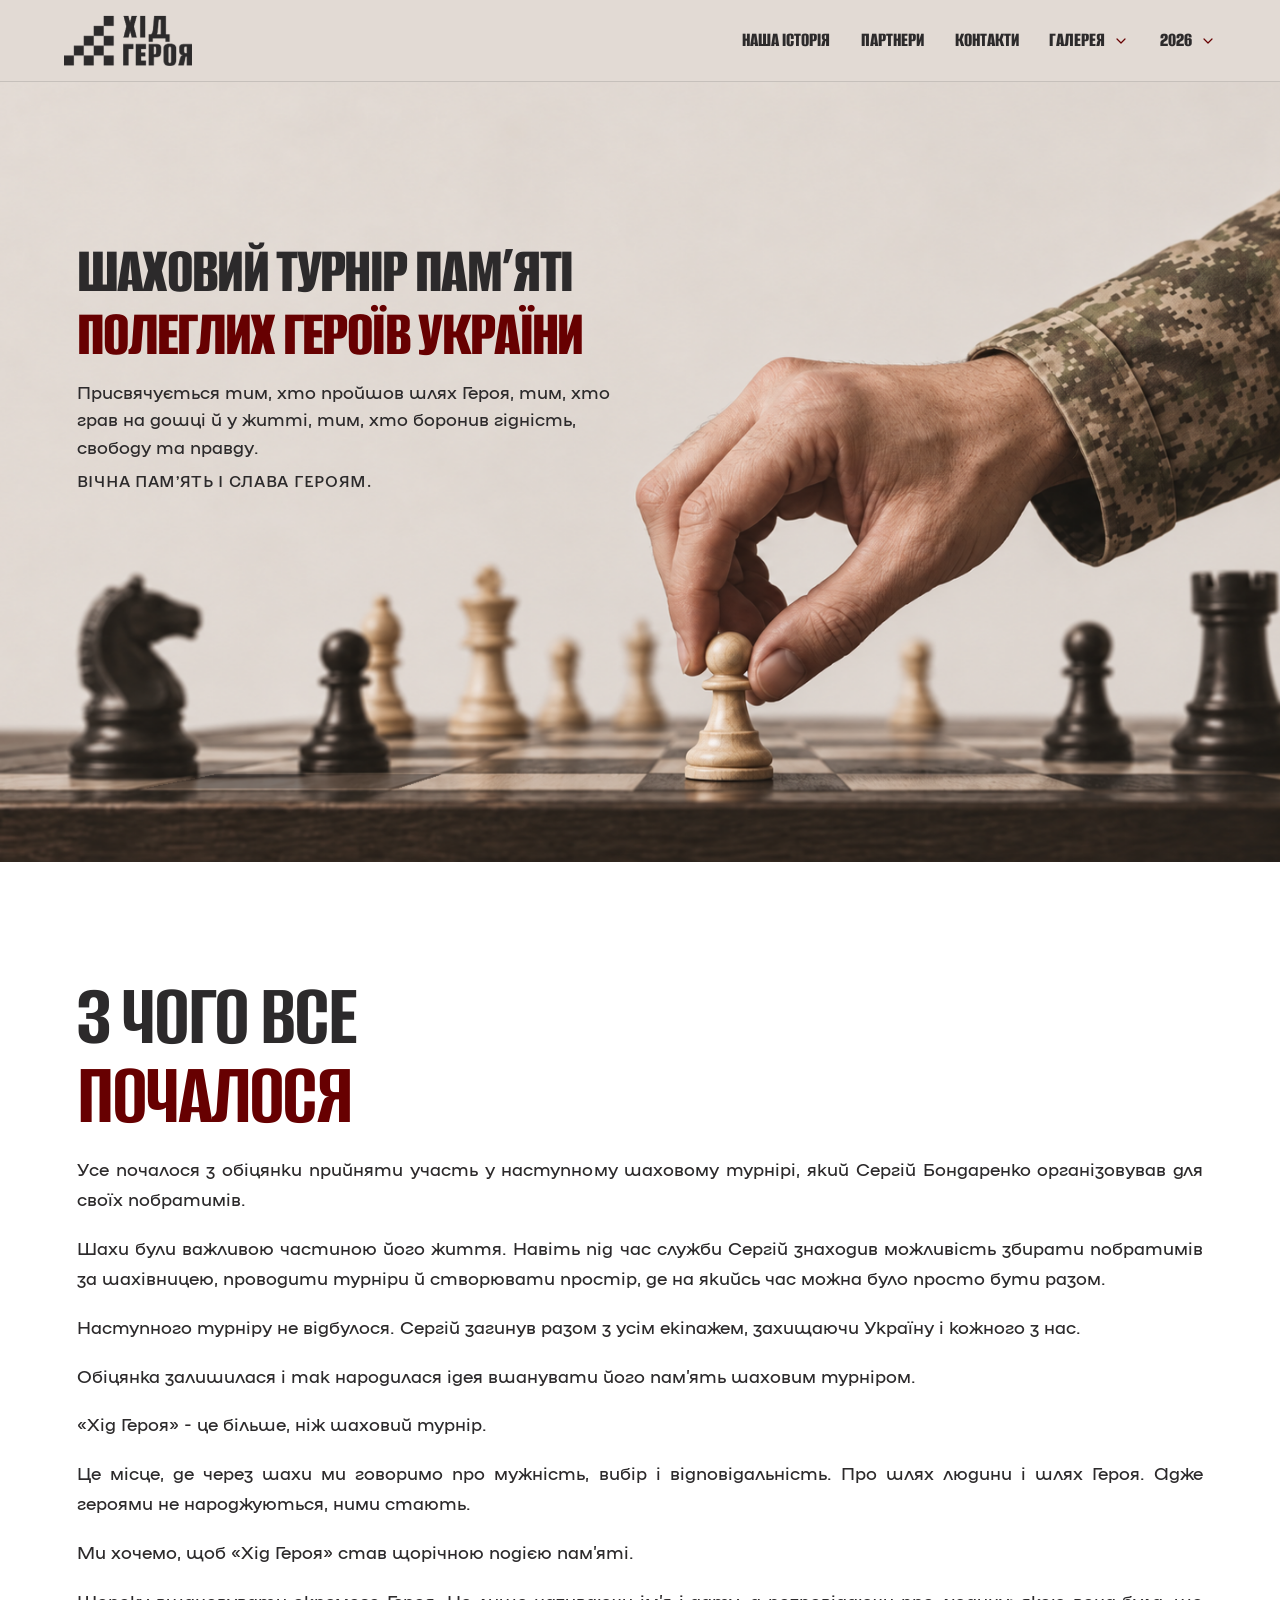
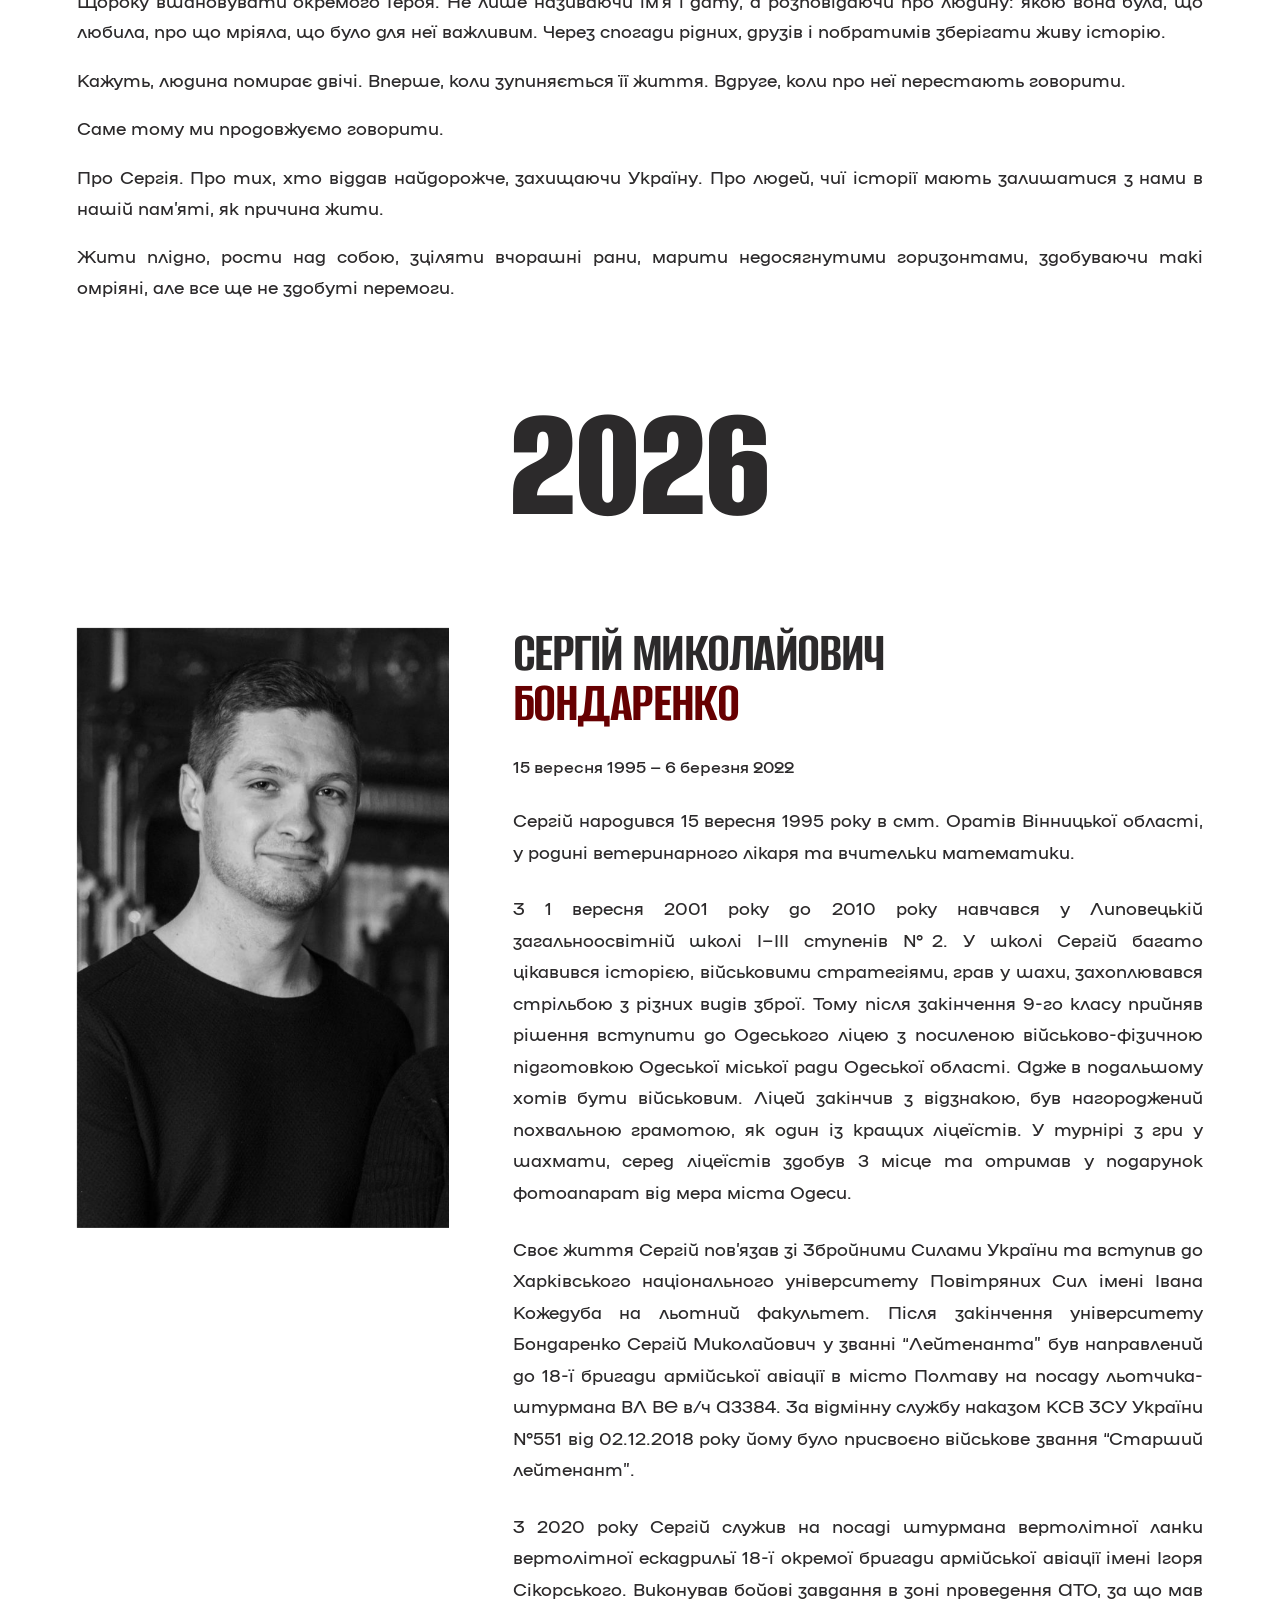
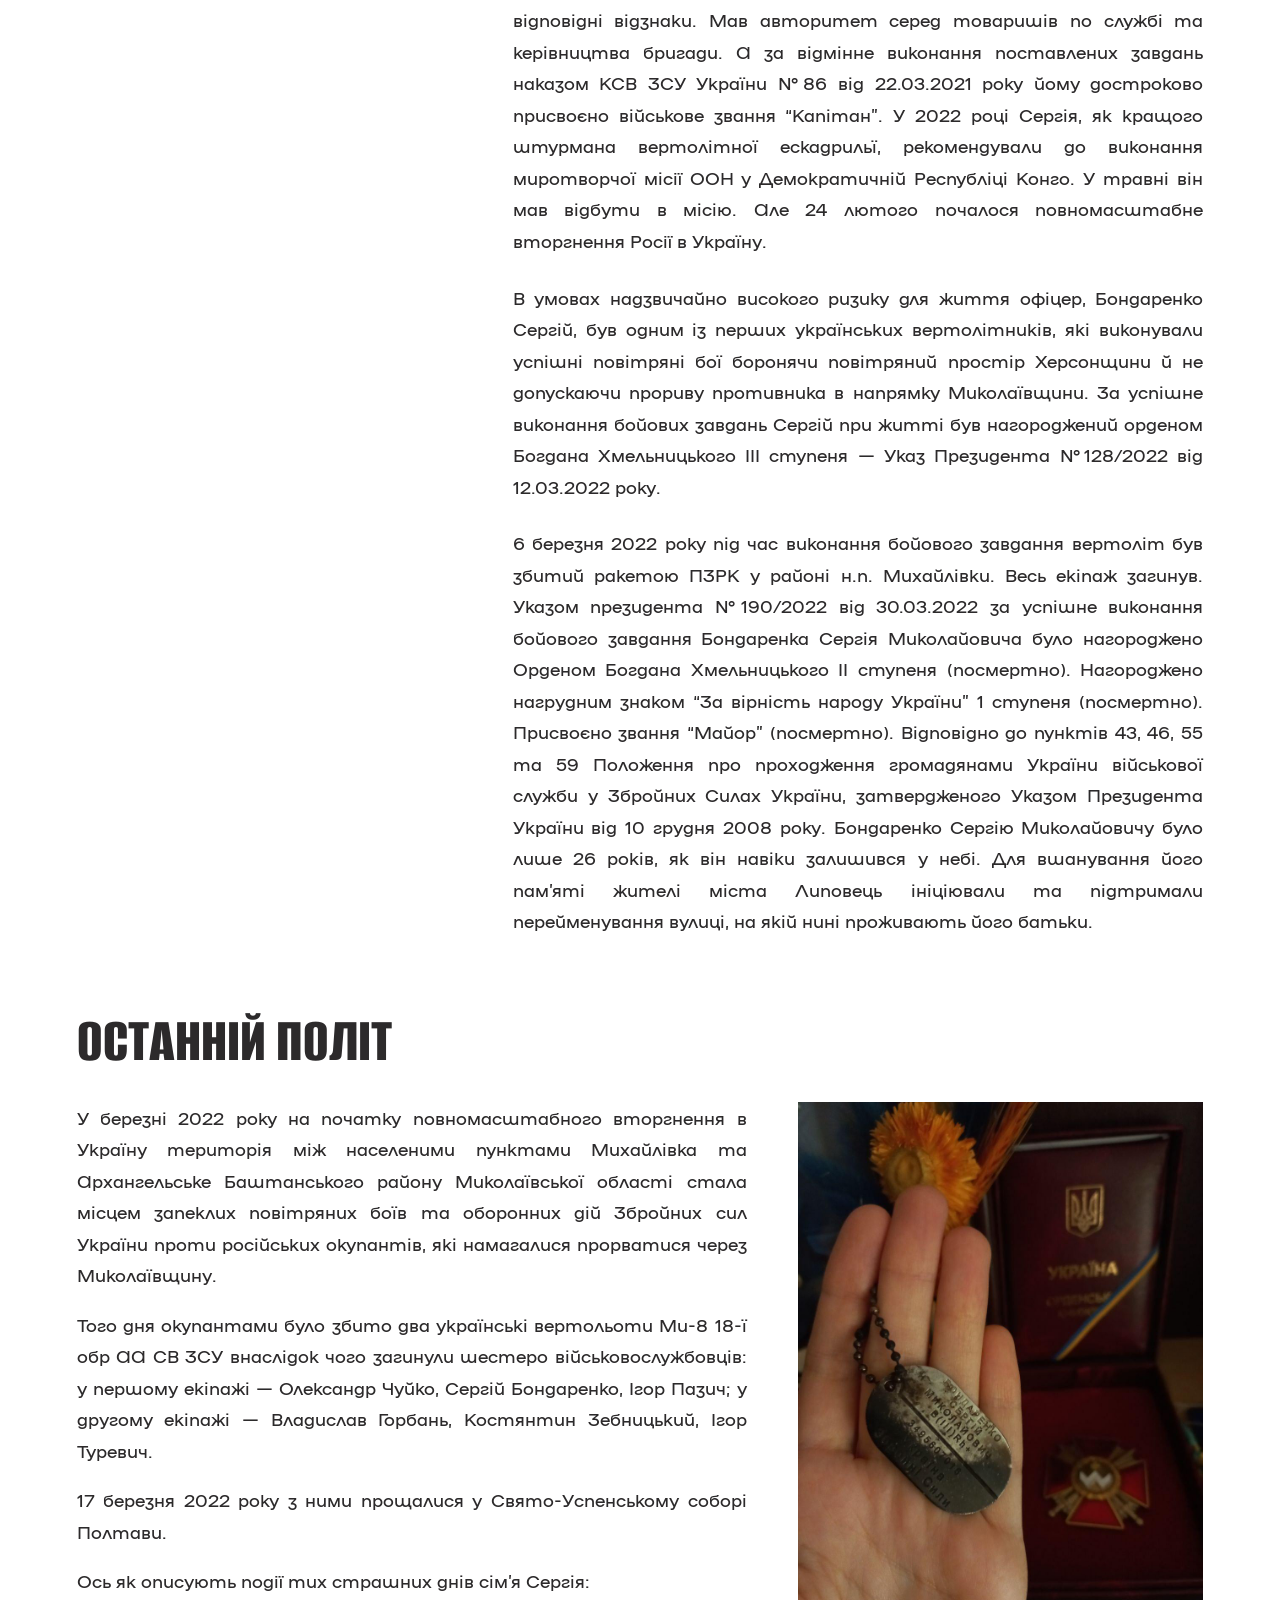
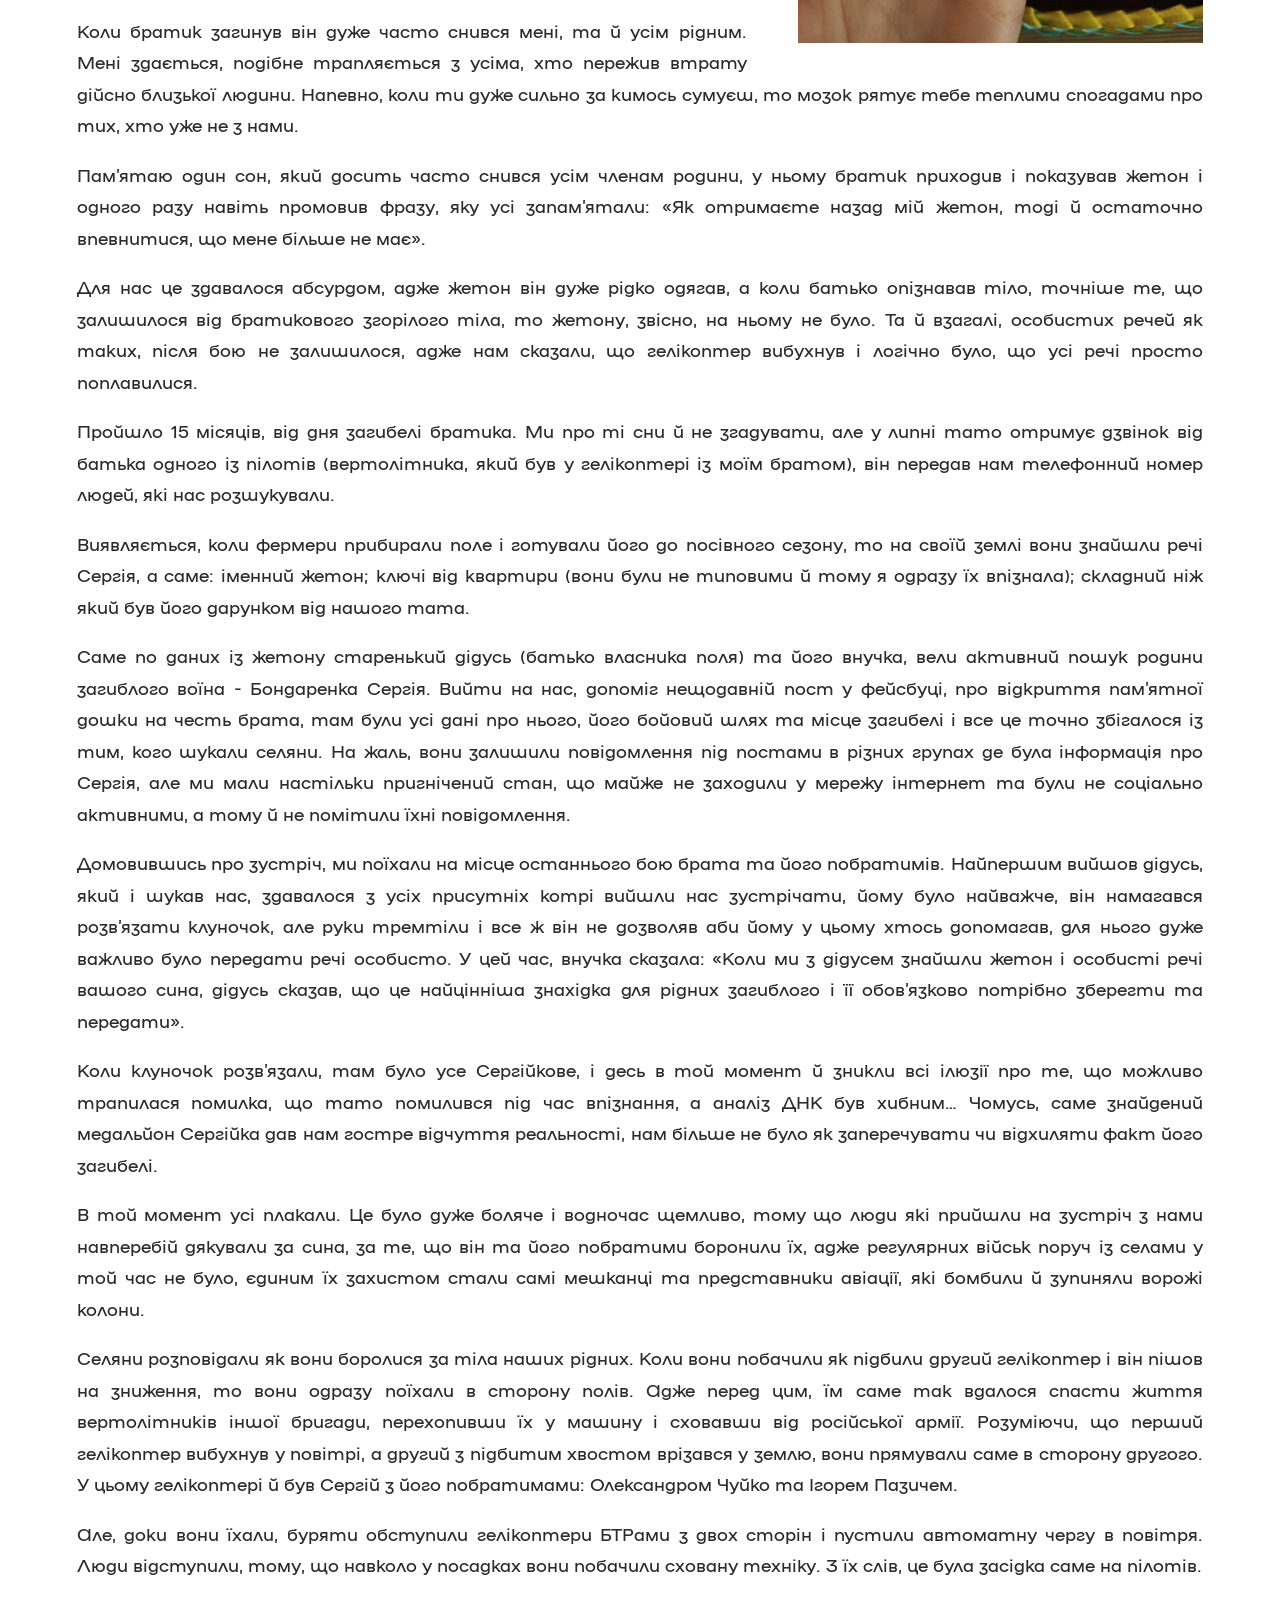
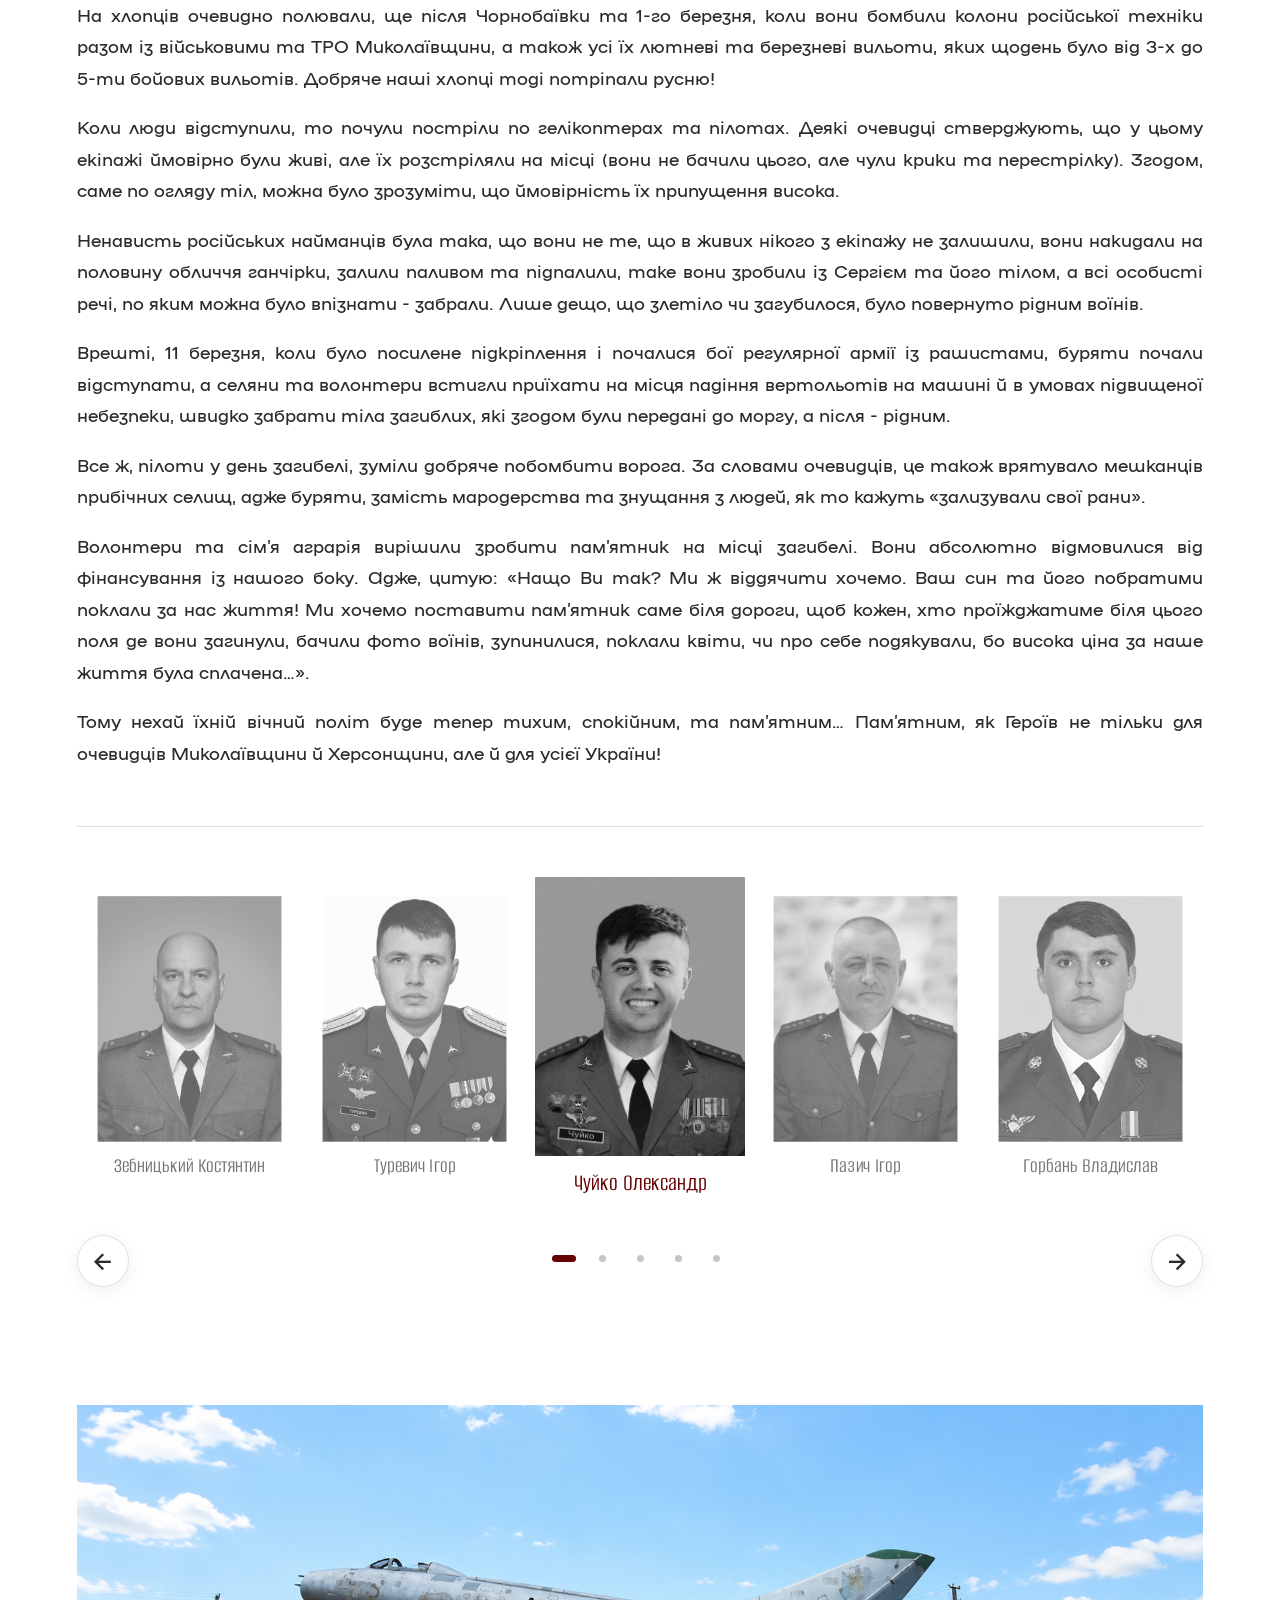
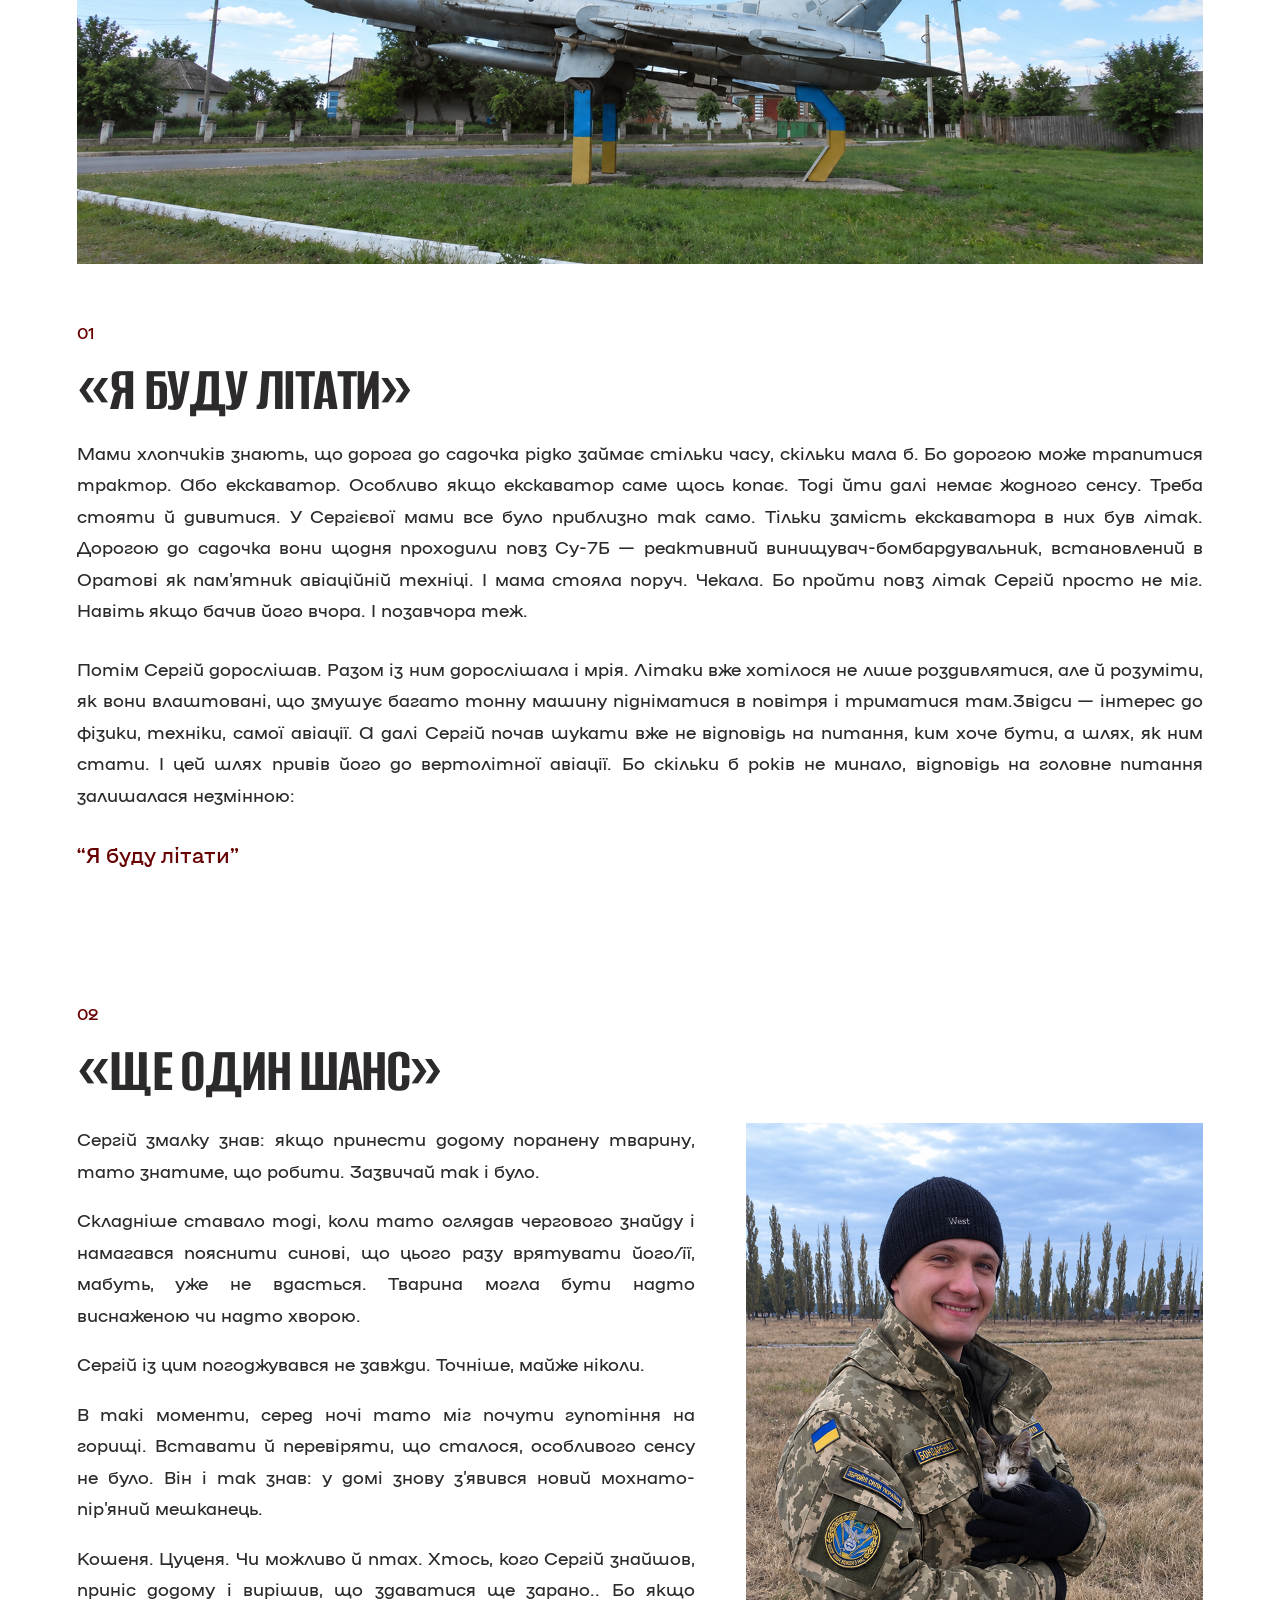
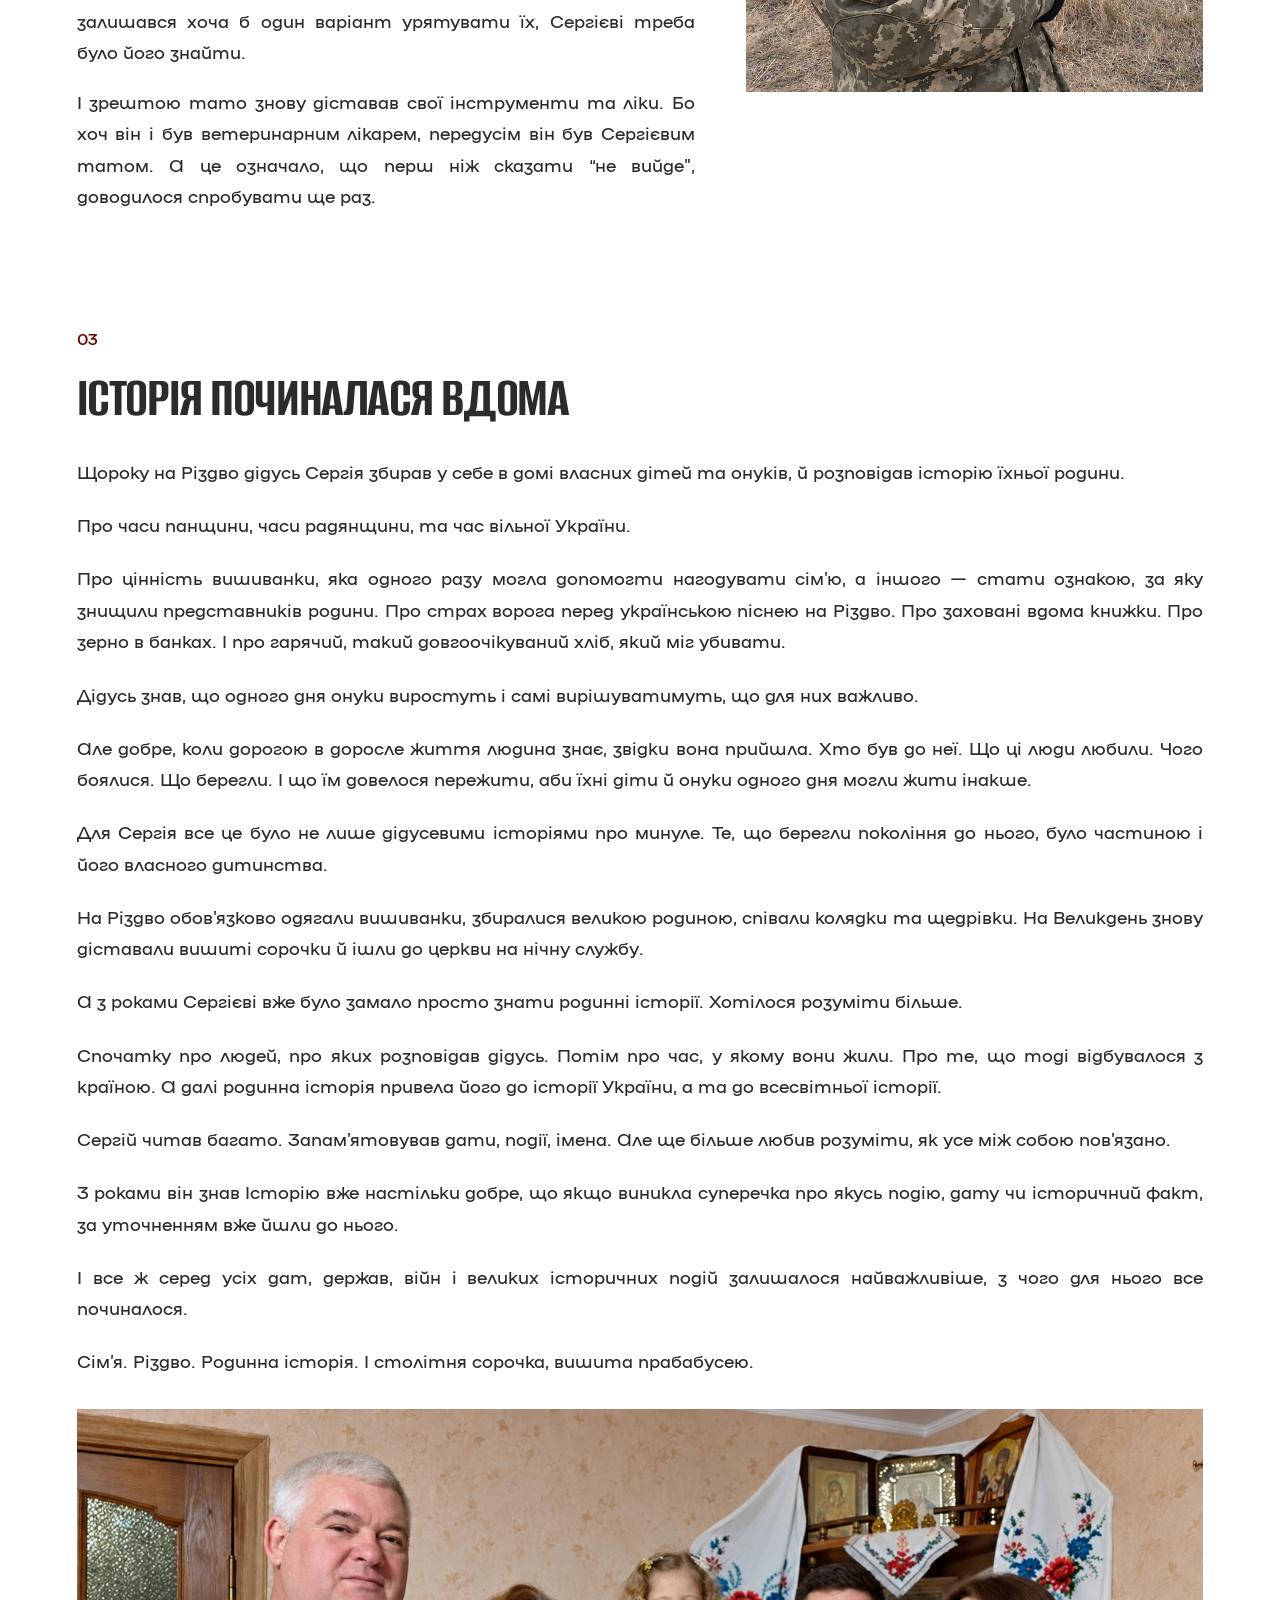
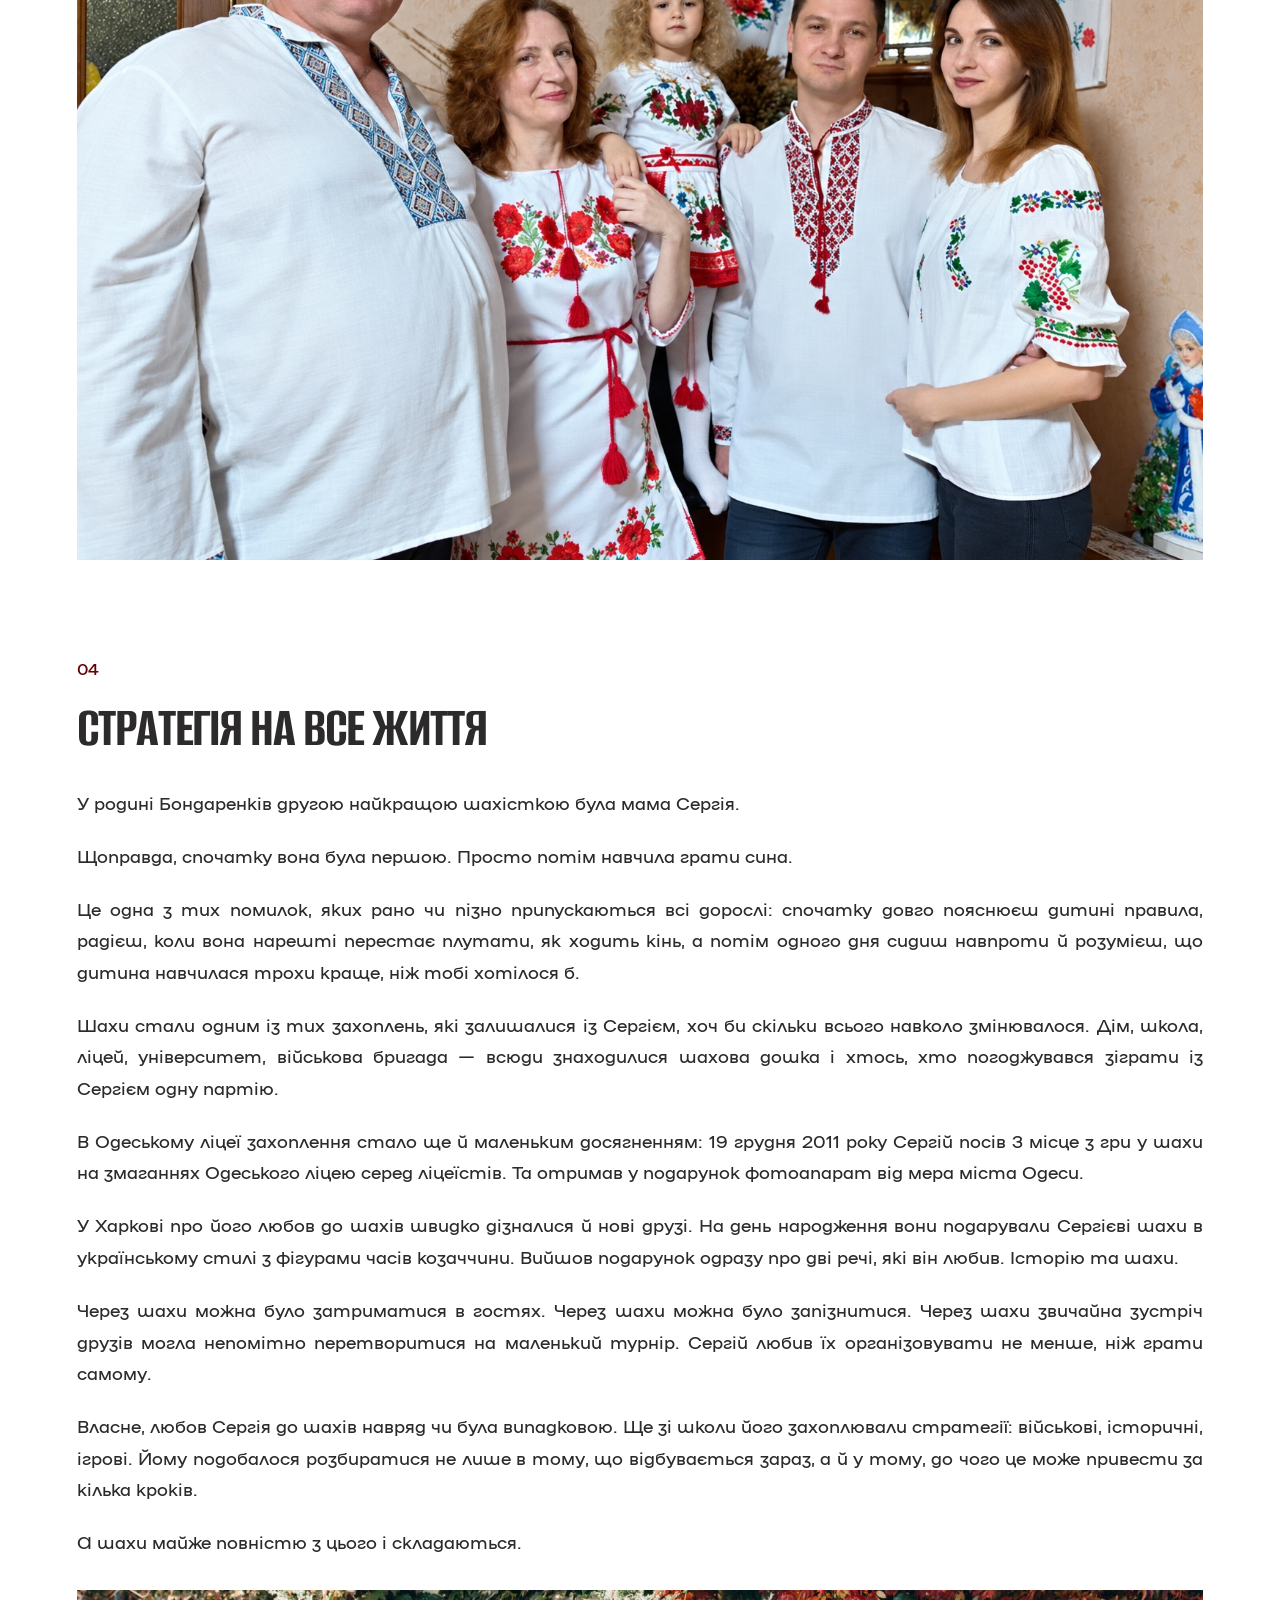
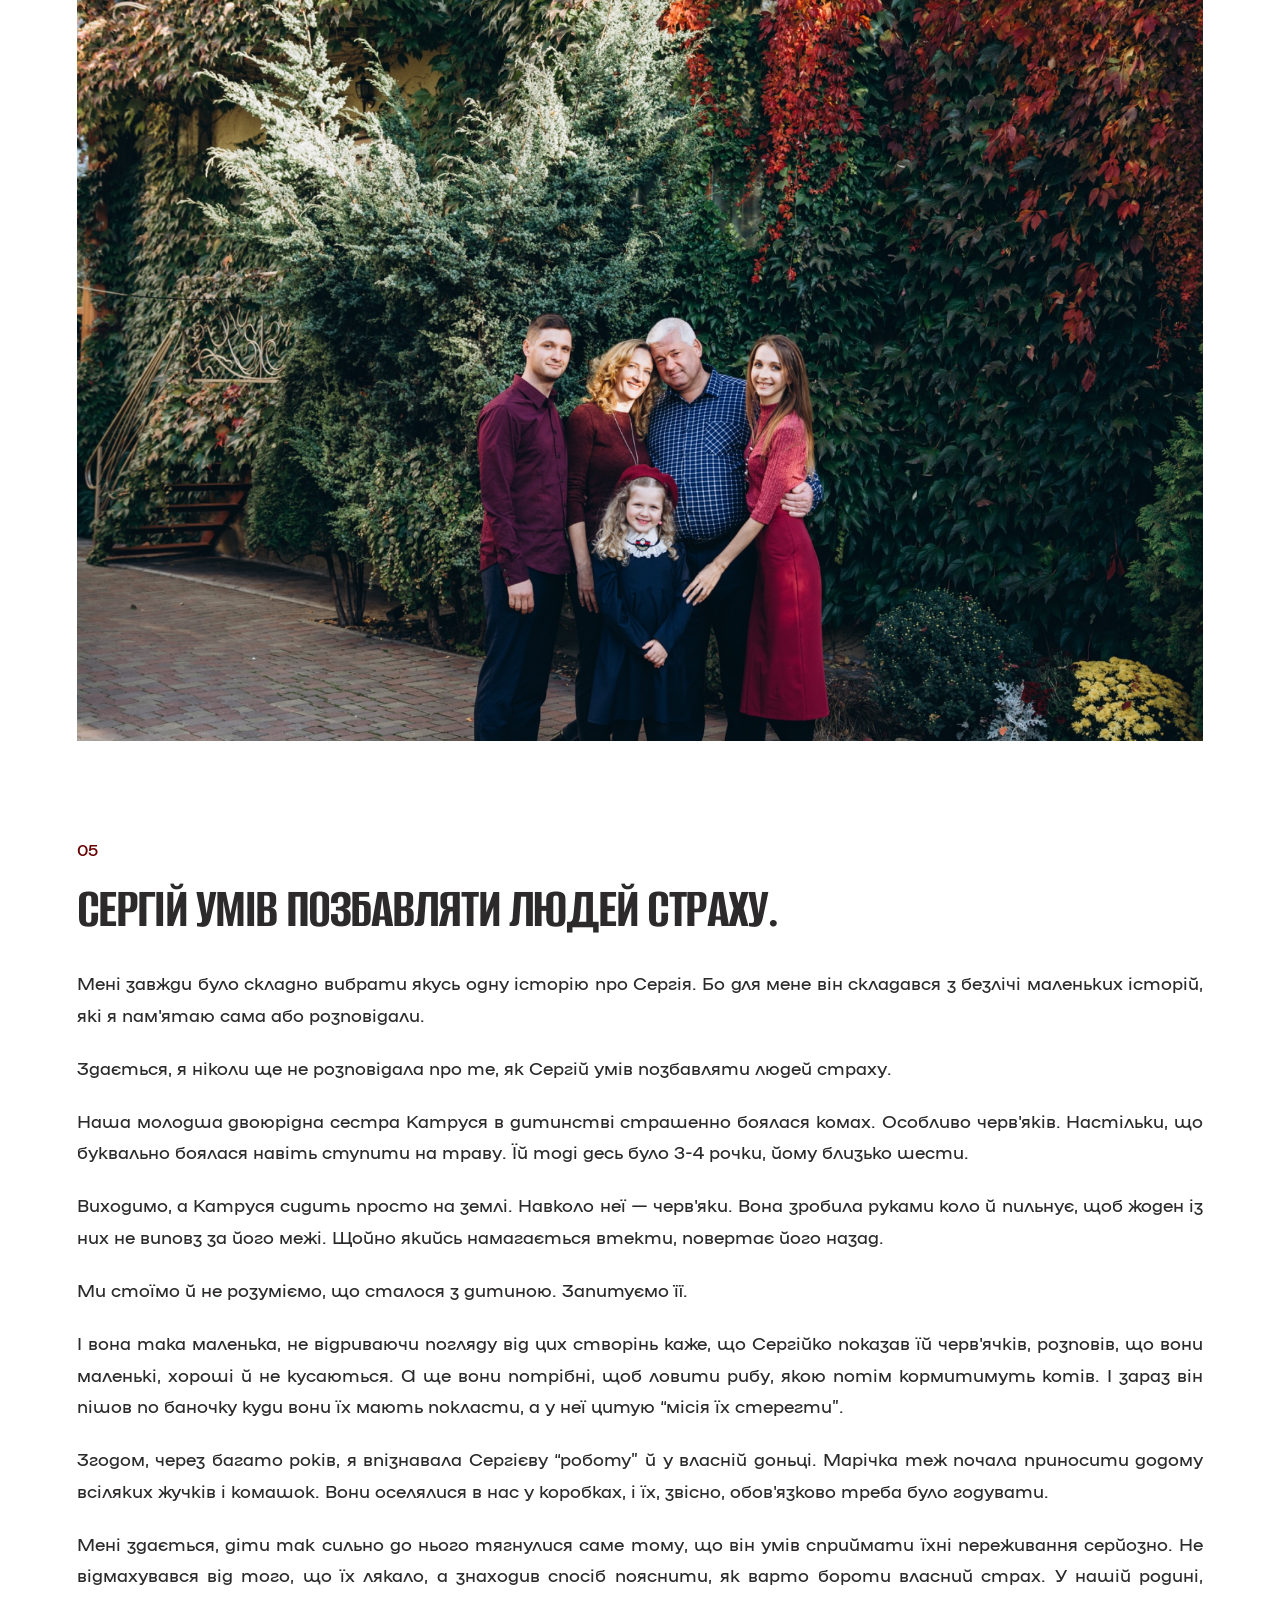
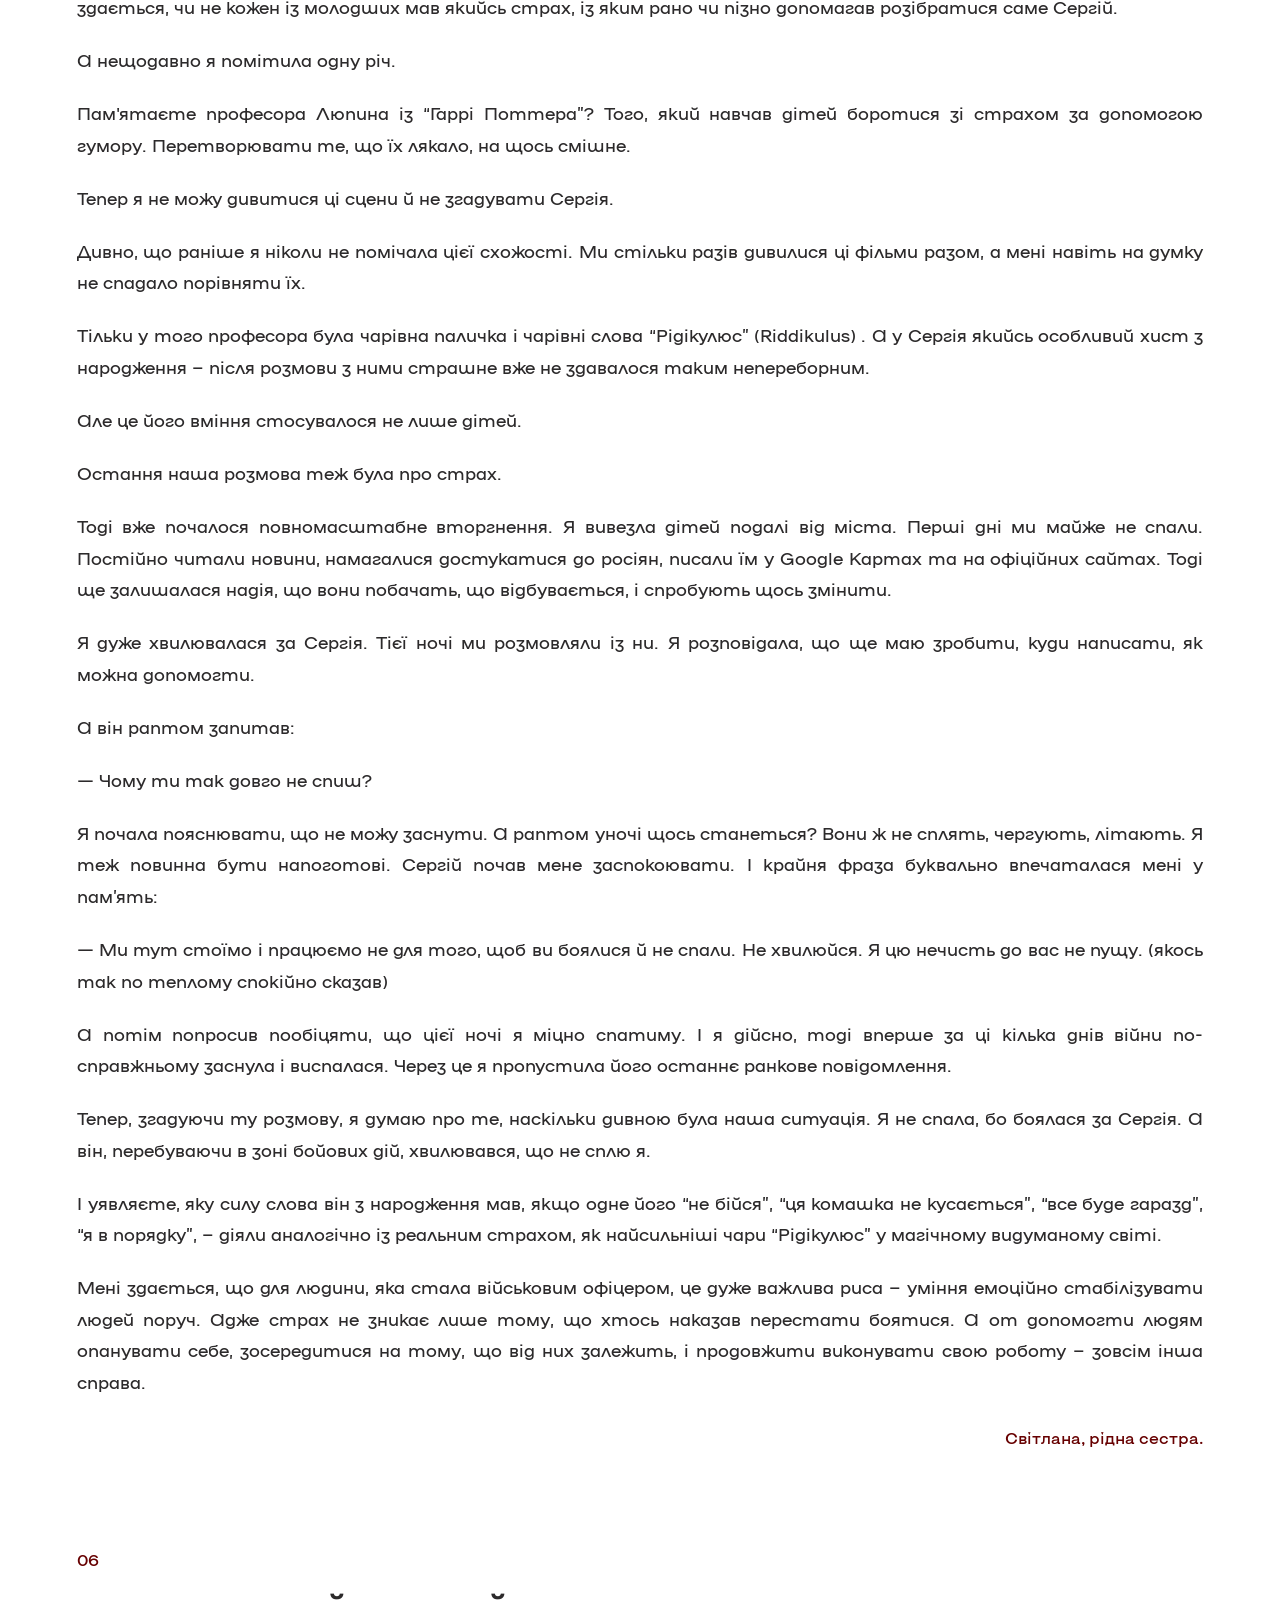
<file: index.html>
<!doctype html>
<html lang="uk">
<head>
  <meta charset="utf-8">
  <script>
    // Discard incoming anchors before the browser can jump to a section.
    history.scrollRestoration = 'manual';
    if (location.hash) {
      history.replaceState(history.state, '', location.pathname + location.search);
    }
    window.addEventListener('pageshow', () => {
      window.scrollTo({ top: 0, left: 0, behavior: 'instant' });
    });
  </script>
  <meta name="viewport" content="width=device-width,initial-scale=1">
  <meta name="theme-color" content="#dcd7d4">
  <meta name="description" content="Хід Героя — шаховий турнір пам’яті полеглих Героїв України. Історія Сергія Бондаренка, спогади рідних і побратимів та вшанування через шахи.">
  <link rel="canonical" href="https://moveofhonor.org.ua/">
  <meta property="og:type" content="website">
  <meta property="og:locale" content="uk_UA">
  <meta property="og:site_name" content="Хід Героя">
  <meta property="og:title" content="Хід Героя — шаховий турнір пам’яті">
  <meta property="og:description" content="Історія Сергія Бондаренка, спогади рідних і побратимів. Зберігаємо пам’ять про полеглих Героїв України через шахи.">
  <meta property="og:url" content="https://moveofhonor.org.ua/">
  <meta property="og:image" content="https://moveofhonor.org.ua/assets/hero-hand-new.png">
  <meta property="og:image:alt" content="Рука військового робить хід на шахівниці">
  <meta name="twitter:card" content="summary_large_image">
  <link rel="icon" href="favicon.ico" sizes="16x16 32x32 48x48">
  <link rel="icon" href="favicon.svg" type="image/svg+xml" sizes="any">
  <link rel="apple-touch-icon" href="apple-touch-icon.png" sizes="180x180">
  <title>Хід Героя — шаховий турнір пам’яті</title>
  <link rel="preconnect" href="https://fonts.googleapis.com">
  <link rel="preconnect" href="https://fonts.gstatic.com" crossorigin>
  <link href="https://fonts.googleapis.com/css2?family=Alumni+Sans:wght@500;600;700;800;900&display=swap" rel="stylesheet">
  <link rel="preload" href="assets/fonts/namu-1960.woff2" as="font" type="font/woff2" crossorigin>
  <link rel="stylesheet" href="styles.css">
  <link rel="stylesheet" href="brand.css">
</head>
<body>
  <header class="topbar">
    <a class="brand" href="#top" aria-label="Хід Героя — на початок"><img src="assets/logo-dark.png" alt="Хід Героя" width="863" height="338"></a>
    <button class="menu" aria-expanded="false" aria-controls="nav" aria-label="Відкрити меню"><span></span><span></span></button>
    <nav id="nav">
      <a href="#history">Наша історія</a><a href="#partners">Партнери</a><a href="#contact">Контакти</a>
      <div class="year-nav"><button type="button" class="year-button" aria-expanded="false" aria-controls="gallery-list">Галерея <svg class="year-chevron" width="16" height="16" viewBox="0 0 24 24" fill="none" aria-hidden="true" focusable="false"><path d="m6 9 6 6 6-6" stroke="currentColor" stroke-width="1.8" stroke-linecap="round" stroke-linejoin="round"/></svg></button><div class="year-list" id="gallery-list"><a href="gallery/2026/index.html">2026 · Фото з турніру</a></div></div>
      <div class="year-nav">
        <button class="year-button" aria-expanded="false" aria-controls="year-list">2026 <svg class="year-chevron" width="16" height="16" viewBox="0 0 24 24" fill="none" aria-hidden="true" focusable="false"><path d="m6 9 6 6 6-6" stroke="currentColor" stroke-width="1.8" stroke-linecap="round" stroke-linejoin="round"/></svg></button>
        <div id="year-list" class="year-list"><a href="#hero-2026">2026 · Сергій Бондаренко</a></div>
      </div>
    </nav>
  </header>
  <main id="top">
    <section class="hero hero-static">
      <img class="hero-static-art" src="assets/hero-hand-new.png" alt="Рука військового робить хід світлим пішаком" width="1672" height="941" fetchpriority="high">
      <div class="hero-inner">
        <p class="eyebrow">Хід Героя</p>
        <h1>Шаховий турнір пам’яті<br><em>полеглих Героїв України</em></h1>
        <p class="lead">Присвячується тим, хто пройшов шлях Героя, тим, хто грав на дошці й у житті, тим, хто боронив гідність, свободу та правду.</p>
        <p class="memory-line">Вічна пам’ять і слава Героям.</p>
      </div>
    </section>

    <section class="origin" id="history">
      <div class="origin-copy"><h2>З чого все<br><span>почалося</span></h2><p>Усе почалося з обіцянки прийняти участь у наступному шаховому турнірі, який Сергій Бондаренко організовував для своїх побратимів.</p>
<p>Шахи були важливою частиною його життя. Навіть під час служби Сергій знаходив можливість збирати побратимів за шахівницею, проводити турніри й створювати простір, де на якийсь час можна було просто бути разом.</p>
<p>Наступного турніру не відбулося. Сергій загинув разом з усім екіпажем, захищаючи Україну і кожного з нас.</p>
<p>Обіцянка залишилася і так народилася ідея вшанувати його памʼять шаховим турніром.</p>
<p>«Хід Героя» - це більше, ніж шаховий турнір.</p>
<p>Це місце, де через шахи ми говоримо про мужність, вибір і відповідальність. Про шлях людини і шлях Героя. Адже героями не народжуються, ними стають.</p>
<p>Ми хочемо, щоб «Хід Героя» став щорічною подією памʼяті.</p>
<p>Щороку вшановувати окремого Героя. Не лише називаючи імʼя і дату, а розповідаючи про людину: якою вона була, що любила, про що мріяла, що було для неї важливим. Через спогади рідних, друзів і побратимів зберігати живу історію.</p>
<p>Кажуть, людина помирає двічі. Вперше, коли зупиняється її життя. Вдруге, коли про неї перестають говорити.</p>
<p>Саме тому ми продовжуємо говорити.</p>
<p>Про Сергія. Про тих, хто віддав найдорожче, захищаючи Україну. Про людей, чиї історії мають залишатися з нами в нашій памʼяті, як причина жити.</p>
<p>Жити плідно, рости над собою, зціляти вчорашні рани, марити недосягнутими горизонтами, здобуваючи такі омріяні, але все ще не здобуті перемоги.</p></div>
    </section>

    <section class="hero-story" id="hero-2026">
      <p class="year-title">2026</p>
      <div class="story-heading biography-layout">
        <img class="portrait hero-portrait" src="assets/serhii-bondarenko.jpg" alt="Сергій Миколайович Бондаренко" width="617" height="996" loading="lazy" decoding="async">
        <div class="biography-copy"><h2>Сергій Миколайович<br><span>Бондаренко</span></h2><p class="dates">15 вересня 1995 — 6 березня 2022</p><p>Сергій народився 15 вересня 1995 року в смт. Оратів Вінницької області, у родині ветеринарного лікаря та вчительки математики.</p>
<p>З 1 вересня 2001 року до 2010 року навчався у Липовецькій загальноосвітній школі І–ІІІ ступенів №2. У школі Сергій багато цікавився історією, військовими стратегіями, грав у шахи, захоплювався стрільбою з різних видів зброї. Тому після закінчення 9-го класу прийняв рішення вступити до Одеського ліцею з посиленою військово-фізичною підготовкою Одеської міської ради Одеської області. Адже в подальшому хотів бути військовим. Ліцей закінчив з відзнакою, був нагороджений похвальною грамотою, як один із кращих ліцеїстів. У турнірі з гри у шахмати, серед ліцеїстів здобув 3 місце та отримав у подарунок фотоапарат від мера міста Одеси.</p>
<p>Своє життя Сергій пов’язав зі Збройними Силами України та вступив до Харківського національного університету Повітряних Сил імені Івана Кожедуба на льотний факультет. Після закінчення університету Бондаренко Сергій Миколайович у званні “Лейтенанта” був направлений до 18-ї бригади армійської авіації в місто Полтаву на посаду льотчика-штурмана ВЛ ВЕ в/ч А3384. За відмінну службу наказом КСВ ЗСУ України №551 від 02.12.2018 року йому було присвоєно військове звання “Старший лейтенант”.</p>
<p>З 2020 року Сергій служив на посаді штурмана вертолітної ланки вертолітної ескадрильї 18-ї окремої бригади армійської авіації імені Ігоря Сікорського. Виконував бойові завдання в зоні проведення АТО, за що мав відповідні відзнаки. Мав авторитет серед товаришів по службі та керівництва бригади. А за відмінне виконання поставлених завдань наказом КСВ ЗСУ України №86 від 22.03.2021 року йому достроково присвоєно військове звання “Капітан”. У 2022 році Сергія, як кращого штурмана вертолітної ескадрильї, рекомендували до виконання миротворчої місії ООН у Демократичній Республіці Конго. У травні він мав відбути в місію. Але 24 лютого почалося повномасштабне вторгнення Росії в Україну.</p>
<p>В умовах надзвичайно високого ризику для життя офіцер, Бондаренко Сергій, був одним із перших українських вертолітників, які виконували успішні повітряні бої боронячи повітряний простір Херсонщини й не допускаючи прориву противника в напрямку Миколаївщини. За успішне виконання бойових завдань Сергій при житті був нагороджений орденом Богдана Хмельницького ІІІ ступеня — Указ Президента №128/2022 від 12.03.2022 року.</p>
<p>6 березня 2022 року під час виконання бойового завдання вертоліт був збитий ракетою ПЗРК у районі н.п. Михайлівки. Весь екіпаж загинув. Указом президента №190/2022 від 30.03.2022 за успішне виконання бойового завдання Бондаренка Сергія Миколайовича було нагороджено Орденом Богдана Хмельницького ІІ ступеня (посмертно). Нагороджено нагрудним знаком “За вірність народу України” 1 ступеня (посмертно). Присвоєно звання “Майор” (посмертно). Відповідно до пунктів 43, 46, 55 та 59 Положення про проходження громадянами України військової служби у Збройних Силах України, затвердженого Указом Президента України від 10 грудня 2008 року. Бондаренко Сергію Миколайовичу було лише 26 років, як він навіки залишився у небі. Для вшанування його пам’яті жителі міста Липовець ініціювали та підтримали перейменування вулиці, на якій нині проживають його батьки.</p></div>
      </div>

      <article class="last-flight"><h3>ОСТАННІЙ ПОЛІТ</h3><div class="last-flight-copy"><img class="keepsake-photo" src="assets/stories/image7.jpg" alt="Пам’ятні речі Сергія" loading="lazy" decoding="async"><p>У березні 2022 року на початку повномасштабного вторгнення в Україну територія між населеними пунктами Михайлівка та Архангельське Баштанського району Миколаївської області стала місцем запеклих повітряних боїв та оборонних дій Збройних сил України проти російських окупантів, які намагалися прорватися через Миколаївщину.</p>
<p>Того дня окупантами було збито два українські вертольоти Ми-8 18-ї обр АА СВ ЗСУ внаслідок чого загинули шестеро військовослужбовців: у першому екіпажі — Олександр Чуйко, Сергій Бондаренко, Ігор Пазич; у другому екіпажі — Владислав Горбань, Костянтин Зебницький, Ігор Туревич.</p>
<p>17 березня 2022 року з ними прощалися у Свято-Успенському соборі Полтави.</p>
<p>Ось як описують події тих страшних днів сім’я Сергія:</p>
<p>Коли братик загинув він дуже часто снився мені, та й усім рідним. Мені здається, подібне трапляється з усіма, хто пережив втрату дійсно близької людини. Напевно, коли ти дуже сильно за кимось сумуєш, то мозок рятує тебе теплими спогадами про тих, хто уже не з нами.</p>
<p>Пам’ятаю один сон, який досить часто снився усім членам родини, у ньому братик приходив і показував жетон і одного разу навіть промовив фразу, яку усі запам’ятали: «Як отримаєте назад мій жетон, тоді й остаточно впевнитися, що мене більше не має».</p>
<p>Для нас це здавалося абсурдом, адже жетон він дуже рідко одягав, а коли батько опізнавав тіло, точніше те, що залишилося від братикового згорілого тіла, то жетону, звісно, на ньому не було. Та й взагалі, особистих речей як таких, після бою не залишилося, адже нам сказали, що гелікоптер вибухнув і логічно було, що усі речі просто поплавилися.</p>
<p>Пройшло 15 місяців,  від дня загибелі братика. Ми про ті сни й не згадувати, але у липні тато отримує дзвінок від батька одного із пілотів (вертолітника, який був у гелікоптері із моїм братом), він передав нам телефонний номер людей, які нас розшукували.</p>
<p>Виявляється, коли фермери прибирали поле і готували його до посівного сезону, то на своїй землі вони знайшли речі Сергія, а саме: іменний жетон; ключі від квартири (вони були не типовими й тому я одразу їх впізнала); складний ніж який був його дарунком від нашого тата.</p>
<p>Саме по даних із жетону старенький дідусь (батько власника поля) та його внучка, вели активний пошук родини загиблого воїна - Бондаренка Сергія. Вийти на нас, допоміг нещодавній пост у фейсбуці, про відкриття пам’ятної дошки на честь брата, там були усі дані про нього, його бойовий шлях та місце загибелі і все це точно збігалося із тим, кого шукали селяни. На жаль, вони залишили повідомлення під постами в різних групах де була інформація про Сергія, але ми мали настільки пригнічений стан, що майже не заходили у мережу інтернет та були не соціально активними, а тому й не помітили їхні повідомлення.</p>
<p>Домовившись про зустріч, ми поїхали на місце останнього бою брата та його побратимів. Найпершим вийшов дідусь, який і шукав нас, здавалося з усіх присутніх котрі вийшли нас зустрічати, йому було найважче, він намагався розв’язати клуночок, але руки тремтіли і все ж він не дозволяв аби йому у цьому хтось допомагав, для нього дуже важливо було передати речі особисто. У цей час, внучка сказала: «Коли ми з дідусем знайшли жетон і особисті речі вашого сина, дідусь сказав, що це найцінніша знахідка для рідних загиблого і її обов’язково потрібно зберегти та передати».</p>
<p>Коли клуночок розв’язали, там було усе Сергійкове, і десь в той момент й зникли всі ілюзії про те, що можливо трапилася помилка, що тато помилився під час впізнання, а аналіз ДНК був хибним… Чомусь, саме знайдений медальйон Сергійка дав нам гостре відчуття реальності, нам більше не було як заперечувати чи відхиляти факт його загибелі.</p>
<p>В той момент усі плакали. Це було дуже боляче і водночас щемливо, тому що люди які прийшли на зустріч з нами навперебій дякували за сина, за те, що він та його побратими боронили їх, адже регулярних військ поруч із селами у той час не було, єдиним їх захистом стали самі мешканці та представники авіації, які бомбили й зупиняли ворожі колони.</p>
<p>Селяни розповідали як вони боролися за тіла наших рідних. Коли вони побачили як підбили другий гелікоптер і він пішов на зниження, то вони одразу поїхали в сторону полів. Адже перед цим, їм саме так вдалося спасти життя вертолітників іншої бригади,  перехопивши їх у машину і сховавши від російської армії. Розуміючи, що перший гелікоптер вибухнув у повітрі, а другий з підбитим хвостом врізався у землю, вони прямували саме в сторону другого. У цьому гелікоптері й був Сергій з його побратимами: Олександром Чуйко та Ігорем Пазичем.</p>
<p>Але, доки вони їхали, буряти обступили гелікоптери БТРами з двох сторін і пустили автоматну чергу в повітря. Люди відступили, тому, що навколо у посадках вони побачили сховану техніку.  З їх слів, це була засідка саме на пілотів.</p>
<p>На хлопців очевидно полювали, ще після Чорнобаївки та 1-го березня, коли вони бомбили колони російської техніки разом із військовими та ТРО Миколаївщини, а також усі їх лютневі та березневі вильоти, яких щодень було від 3-х до 5-ти бойових вильотів. Добряче наші хлопці тоді потріпали русню!</p>
<p>Коли люди відступили, то почули постріли по гелікоптерах та пілотах. Деякі очевидці стверджують, що у цьому екіпажі ймовірно були живі, але їх розстріляли на місці (вони не бачили цього, але чули крики та перестрілку). Згодом, саме по огляду тіл, можна було зрозуміти, що ймовірність їх припущення висока.</p>
<p>Ненависть російських найманців була така, що вони не те, що в живих нікого з екіпажу не залишили, вони накидали на половину обличчя ганчірки, залили паливом та підпалили, таке вони зробили із Сергієм та його тілом, а всі особисті речі, по яким можна було впізнати - забрали. Лише дещо, що злетіло чи загубилося, було повернуто рідним воїнів.</p>
<p>Врешті, 11 березня, коли було посилене підкріплення і почалися бої регулярної армії із рашистами, буряти почали відступати, а селяни та волонтери встигли приїхати на місця падіння вертольотів на машині й в умовах підвищеної небезпеки, швидко забрати тіла загиблих, які згодом були передані до моргу, а після - рідним.</p>
<p>Все ж, пілоти у день загибелі, зуміли добряче побомбити ворога. За словами очевидців, це також врятувало мешканців прибічних селищ, адже буряти, замість мародерства та знущання з людей, як то кажуть «зализували свої рани».</p>
<p>Волонтери та сім’я аграрія вирішили зробити пам’ятник на місці загибелі. Вони абсолютно відмовилися від фінансування із нашого боку. Адже, цитую: «Нащо Ви так? Ми ж віддячити хочемо. Ваш син та його побратими поклали за нас життя! Ми хочемо поставити пам’ятник саме біля дороги, щоб кожен, хто проїжджатиме біля цього поля де вони загинули, бачили фото воїнів, зупинилися, поклали квіти, чи про себе подякували, бо висока ціна за наше життя була сплачена…».</p>
<p>Тому нехай їхній вічний політ буде тепер тихим, спокійним, та пам’ятним… Пам’ятним, як Героїв не тільки для очевидців Миколаївщини й Херсонщини, але й для усієї України!</p></div><div class="crew-carousel" role="region" aria-label="Фотографії екіпажу"><div class="crew-controls"><button type="button" class="crew-prev" aria-label="Попередні фотографії" aria-controls="crew-gallery">←</button><button type="button" class="crew-next" aria-label="Наступні фотографії" aria-controls="crew-gallery">→</button></div><div class="crew-gallery" id="crew-gallery" tabindex="0" aria-label="Фото екіпажу — прокручуйте горизонтально"><button class="crew-card" type="button" aria-label="Чуйко Олександр"><img class="story-document-photo" src="assets/stories/oleksandr-chuiko.jpg" alt="Чуйко Олександр" loading="lazy" decoding="async"><span class="crew-name">Чуйко Олександр</span></button><button class="crew-card" type="button" aria-label="Пазич Ігор"><img class="story-document-photo" src="assets/stories/ihor-pazych.jpg" alt="Пазич Ігор" loading="lazy" decoding="async"><span class="crew-name">Пазич Ігор</span></button><button class="crew-card" type="button" aria-label="Горбань Владислав"><img class="story-document-photo" src="assets/stories/vladyslav-horban.png" alt="Горбань Владислав" loading="lazy" decoding="async"><span class="crew-name">Горбань Владислав</span></button><button class="crew-card" type="button" aria-label="Зебницький Костянтин"><img class="story-document-photo" src="assets/stories/kostiantyn-zebnytskyi.jpg" alt="Зебницький Костянтин" loading="lazy" decoding="async"><span class="crew-name">Зебницький Костянтин</span></button><button class="crew-card" type="button" aria-label="Туревич Ігор"><img class="story-document-photo" src="assets/stories/ihor-turevych.jpg" alt="Туревич Ігор" loading="lazy" decoding="async"><span class="crew-name">Туревич Ігор</span></button></div></div></article>
<figure class="wide-photo flight-photo"><img src="assets/story-flight.png" alt="Літак Су-7Б, встановлений як пам’ятник в Оратові" width="1672" height="682" loading="lazy" decoding="async"></figure>
<div class="story-grid">
<article class="flight-story"><span class="story-no">01</span><h3>«Я БУДУ ЛІТАТИ»</h3><p>Мами хлопчиків знають, що дорога до садочка рідко займає стільки часу, скільки мала б. Бо дорогою може трапитися трактор. Або екскаватор. Особливо якщо екскаватор саме щось копає. Тоді йти далі немає жодного сенсу. Треба стояти й дивитися. У Сергієвої мами все було приблизно так само. Тільки замість екскаватора в них був літак. Дорогою до садочка вони щодня проходили повз Су-7Б — реактивний винищувач-бомбардувальник, встановлений в Оратові як пам’ятник авіаційній техніці. І мама стояла поруч. Чекала. Бо пройти повз літак Сергій просто не міг. Навіть якщо бачив його вчора. І позавчора теж.</p>
<p>Потім Сергій дорослішав. Разом із ним дорослішала і мрія. Літаки вже хотілося не лише роздивлятися, але й розуміти, як вони влаштовані, що змушує багато тонну машину підніматися в повітря і триматися там.Звідси — інтерес до фізики, техніки, самої авіації. А далі Сергій почав шукати вже не відповідь на питання, ким хоче бути, а шлях, як ним стати. І цей шлях привів його до вертолітної авіації. Бо скільки б років не минало, відповідь на головне питання залишалася незмінною:</p>
<p>“Я буду літати”</p></article>
<article class="split animal-story"><header class="animal-heading"><span class="story-no">02</span><h3>«ЩЕ ОДИН ШАНС»</h3></header><div class="animal-copy"><p>Сергій змалку знав: якщо принести додому поранену тварину, тато знатиме, що робити. Зазвичай так і було.</p>
<p>Складніше ставало тоді, коли тато оглядав чергового знайду і намагався пояснити синові, що цього разу врятувати його/її, мабуть, уже не вдасться. Тварина могла бути надто виснаженою чи надто хворою.</p>
<p>Сергій із цим погоджувався не завжди. Точніше, майже ніколи.</p>
<p>В такі моменти, серед ночі тато міг почути гупотіння на горищі. Вставати й перевіряти, що сталося, особливого сенсу не було. Він і так знав: у домі знову з’явився новий мохнато-пір’яний мешканець.</p>
<p>Кошеня. Цуценя. Чи можливо й птах. Хтось, кого Сергій знайшов, приніс додому і вирішив, що здаватися ще зарано.. Бо якщо залишався хоча б один варіант урятувати їх, Сергієві треба було його знайти.</p>
<p>І зрештою тато знову діставав свої інструменти та ліки. Бо хоч він і був ветеринарним лікарем, передусім він був Сергієвим татом. А це означало, що перш ніж сказати “не вийде”, доводилося спробувати ще раз.</p></div><img class="story-photo animal-photo" src="assets/story-animals.png" alt="Сергій Бондаренко тримає кошеня" width="905" height="1127" loading="lazy"></article>
<article class="memory-story" aria-labelledby="story-title-03"><span class="story-no">03</span><h3 id="story-title-03">ІСТОРІЯ ПОЧИНАЛАСЯ ВДОМА</h3><div class="memory-text"><p>Щороку на Різдво дідусь Сергія збирав у себе в домі власних дітей та онуків, й розповідав історію їхньої родини.</p>
<p>Про часи панщини, часи радянщини, та час вільної України.</p>
<p>Про цінність вишиванки, яка одного разу могла допомогти нагодувати сім’ю, а іншого — стати ознакою, за яку знищили представників родини. Про страх ворога перед українською піснею на Різдво. Про заховані вдома книжки. Про зерно в банках. І про гарячий, такий довгоочікуваний хліб, який міг убивати.</p>
<p>Дідусь знав, що одного дня онуки виростуть і самі вирішуватимуть, що для них важливо.</p>
<p>Але добре, коли дорогою в доросле життя людина знає, звідки вона прийшла. Хто був до неї. Що ці люди любили. Чого боялися. Що берегли. І що їм довелося пережити, аби їхні діти й онуки одного дня могли жити інакше.</p>
<p>Для Сергія все це було не лише дідусевими історіями про минуле. Те, що берегли покоління до нього, було частиною і його власного дитинства.</p>
<p>На Різдво обов’язково одягали вишиванки, збиралися великою родиною, співали колядки та щедрівки. На Великдень знову діставали вишиті сорочки й ішли до церкви на нічну службу.</p>
<p>А з роками Сергієві вже було замало просто знати родинні історії. Хотілося розуміти більше.</p>
<p>Спочатку про людей, про яких розповідав дідусь. Потім про час, у якому вони жили. Про те, що тоді відбувалося з країною. А далі родинна історія привела його до історії України, а та до всесвітньої історії.</p>
<p>Сергій читав багато. Запам’ятовував дати, події, імена. Але ще більше любив розуміти, як усе між собою пов’язано.</p>
<p>З роками він знав Історію вже настільки добре, що якщо виникла суперечка про якусь подію, дату чи історичний факт, за уточненням вже йшли до нього.</p>
<p>І все ж серед усіх дат, держав, війн і великих історичних подій залишалося найважливіше, з чого для нього все починалося.</p>
<p>Сім’я. Різдво. Родинна історія. І столітня сорочка, вишита прабабусею.</p></div><img class="story-document-photo" src="assets/stories/image3.png" alt="Родинна фотографія з документа спогадів" loading="lazy" decoding="async"></article>
<article class="memory-story" aria-labelledby="story-title-04"><span class="story-no">04</span><h3 id="story-title-04">СТРАТЕГІЯ НА ВСЕ ЖИТТЯ</h3><div class="memory-text"><p>У родині Бондаренків другою найкращою шахісткою була мама Сергія.</p>
<p>Щоправда, спочатку вона була першою. Просто потім навчила грати сина.</p>
<p>Це одна з тих помилок, яких рано чи пізно припускаються всі дорослі: спочатку довго пояснюєш дитині правила, радієш, коли вона нарешті перестає плутати, як ходить кінь, а потім одного дня сидиш навпроти й розумієш, що дитина навчилася трохи краще, ніж тобі хотілося б.</p>
<p>Шахи стали одним із тих захоплень, які залишалися із Сергієм, хоч би скільки всього навколо змінювалося. Дім, школа, ліцей, університет, військова бригада — всюди знаходилися шахова дошка і хтось, хто погоджувався зіграти із Сергієм одну партію.</p>
<p>В Одеському ліцеї захоплення стало ще й маленьким досягненням: 19 грудня 2011 року Сергій посів 3 місце з гри у шахи на змаганнях Одеського ліцею серед ліцеїстів. Та отримав у подарунок фотоапарат від мера міста Одеси.</p>
<p>У Харкові про його любов до шахів швидко дізналися й нові друзі. На день народження вони подарували Сергієві шахи в українському стилі з фігурами часів козаччини. Вийшов подарунок одразу про дві речі, які він любив. Історію та шахи.</p>
<p>Через шахи можна було затриматися в гостях. Через шахи можна було запізнитися. Через шахи звичайна зустріч друзів могла непомітно перетворитися на маленький турнір. Сергій любив їх організовувати не менше, ніж грати самому.</p>
<p>Власне, любов Сергія до шахів навряд чи була випадковою. Ще зі школи його захоплювали стратегії: військові, історичні, ігрові. Йому подобалося розбиратися не лише в тому, що відбувається зараз, а й у тому, до чого це може привести за кілька кроків.</p>
<p>А шахи майже повністю з цього і складаються.</p></div><img class="story-document-photo" src="assets/stories/image4.jpg" alt="Родинна фотографія з документа спогадів" loading="lazy" decoding="async"></article>
<article class="memory-story" aria-labelledby="story-title-05"><span class="story-no">05</span><h3 id="story-title-05">СЕРГІЙ УМІВ ПОЗБАВЛЯТИ ЛЮДЕЙ СТРАХУ.</h3><div class="memory-text"><p>Мені завжди було складно вибрати якусь одну історію про Сергія. Бо для мене він складався з безлічі маленьких історій, які я пам'ятаю сама або розповідали.</p>
<p>Здається, я ніколи ще не розповідала про те, як Сергій умів позбавляти людей страху.</p>
<p>Наша молодша двоюрідна сестра Катруся в дитинстві страшенно боялася комах. Особливо черв'яків. Настільки, що буквально боялася навіть ступити на траву. Їй тоді десь було 3-4 рочки, йому близько шести.</p>
<p>Виходимо, а Катруся сидить просто на землі. Навколо неї — черв'яки. Вона зробила руками коло й пильнує, щоб жоден із них не виповз за його межі. Щойно якийсь намагається втекти, повертає його назад.</p>
<p>Ми стоїмо й не розуміємо, що сталося з дитиною. Запитуємо її.</p>
<p>І вона така маленька, не відриваючи погляду від цих створінь каже, що Сергійко показав їй черв'ячків, розповів, що вони маленькі, хороші й не кусаються. А ще вони потрібні, щоб ловити рибу, якою потім кормитимуть котів. І зараз він пішов по баночку куди вони їх мають покласти, а у неї цитую “місія їх стерегти”.</p>
<p>Згодом, через багато років, я впізнавала Сергієву “роботу” й у власній доньці. Марічка теж почала приносити додому всіляких жучків і комашок. Вони оселялися в нас у коробках, і їх, звісно, обов'язково треба було годувати.</p>
<p>Мені здається, діти так сильно до нього тягнулися саме тому, що він умів сприймати їхні переживання серйозно. Не відмахувався від того, що їх лякало, а знаходив спосіб пояснити, як варто бороти власний страх.  У нашій родині, здається, чи не кожен із молодших мав якийсь страх, із яким рано чи пізно допомагав розібратися саме Сергій.</p>
<p>А нещодавно я помітила одну річ.</p>
<p>Пам'ятаєте професора Люпина із “Гаррі Поттера”? Того, який навчав дітей боротися зі страхом за допомогою гумору. Перетворювати те, що їх лякало, на щось смішне.</p>
<p>Тепер я не можу дивитися ці сцени й не згадувати Сергія.</p>
<p>Дивно, що раніше я ніколи не помічала цієї схожості. Ми стільки разів дивилися ці фільми разом, а мені навіть на думку не спадало порівняти їх.</p>
<p>Тільки у того професора була чарівна паличка і чарівні слова “Рідікулюс” (Riddikulus) . А у Сергія якийсь особливий хист з народження –  після розмови з ними страшне вже не здавалося таким непереборним.</p>
<p>Але це його вміння стосувалося не лише дітей.</p>
<p>Остання наша розмова теж була про страх.</p>
<p>Тоді вже почалося повномасштабне вторгнення. Я вивезла дітей подалі від міста. Перші дні ми майже не спали. Постійно читали новини, намагалися достукатися до росіян, писали їм у Google Картах та на офіційних сайтах. Тоді ще залишалася надія, що вони побачать, що відбувається, і спробують щось змінити.</p>
<p>Я дуже хвилювалася за Сергія. Тієї ночі ми розмовляли із ни. Я розповідала, що ще маю зробити, куди написати, як можна допомогти.</p>
<p>А він раптом запитав:</p>
<p>— Чому ти так довго не спиш?</p>
<p>Я почала пояснювати, що не можу заснути. А раптом уночі щось станеться? Вони ж не сплять, чергують, літають. Я теж повинна бути напоготові. Сергій почав мене заспокоювати. І крайня фраза буквально впечаталася мені у пам’ять:</p>
<p>— Ми тут стоїмо і працюємо не для того, щоб ви боялися й не спали. Не хвилюйся. Я цю нечисть до вас не пущу. (якось так по теплому спокійно сказав)</p>
<p>А потім попросив пообіцяти, що цієї ночі я міцно спатиму. І я дійсно, тоді вперше за ці кілька днів війни по-справжньому заснула і виспалася. Через це я пропустила його останнє ранкове повідомлення.</p>
<p>Тепер, згадуючи ту розмову, я думаю про те, наскільки дивною була наша ситуація. Я не спала, бо боялася за Сергія. А він, перебуваючи в зоні бойових дій, хвилювався, що не сплю я.</p>
<p>І уявляєте, яку силу слова він з народження мав, якщо одне його “не бійся”, “ця комашка не кусається”, “все буде гаразд”, “я в порядку”,  – діяли аналогічно із реальним страхом, як найсильніші чари “Рідікулюс” у магічному видуманому світі.</p>
<p>Мені здається, що для людини, яка стала військовим офіцером, це дуже важлива риса – уміння емоційно стабілізувати людей поруч. Адже страх не зникає лише тому, що хтось наказав перестати боятися. А от допомогти людям опанувати себе, зосередитися на тому, що від них залежить, і продовжити виконувати свою роботу – зовсім інша справа.</p></div><p class="memory-author">Світлана, рідна сестра.</p></article>
<article class="memory-story" aria-labelledby="story-title-06"><span class="story-no">06</span><h3 id="story-title-06">Я БУВ АЗАРТНИЙ, А СЕРГІЙ - НІ.</h3><div class="memory-text"><p>Про шахи, мабуть, найкраще пам'ятаю нашу практику.</p>
<p>Коли ми навчалися, то проводили час разом переважно ввечері за документами, бо на парах не завжди були разом. А коли я перевівся на вертольотчика, почали бачитися ще рідше.</p>
<p>Зате була практика в Херсоні, в Чорнобаївці. Оце там у нас був справжній шахматний рок-н-рол. Я зранку брав якісь бутерброди, чай гарячий в термос, а ввечері ми запалювали свічку, сідали й грали в шахи.</p>
<p>У Сергія постійно лежав поруч листочок, на якому він записував рахунок: хто скільки партій виграв. Ми зіграли їх десь майже сотню, чи навіть більше.</p>
<p>І мене страшенно бісило, що я був азартний, а Сергій — ні. Я міг виграти одну партію, потім програти, ще раз програти й ще раз, –  і мені вже обов'язково треба було відігратися. А Сергій абсолютно спокійно казав:</p>
<p>— Ну все, Ігорюнчик, хватить. Пішли спати.</p>
<p>І все. Його вже не вмовиш.</p>
<p>Я починав:</p>
<p>— Ну, будь ласка. Ну давай ще одну. Останню. Все, крайня, мені вже все одно, хто виграє.</p>
<p>А він:</p>
<p>— Ні. На сьогодні все. Йдемо спати.</p>
<p>Найбільше мене бісило, що Сергій вигравав із таким спокоєм, ніби нічого особливого не відбувалося. За грою, розмовами та жартами навіть не помічали, як минав час. І хоч була вже пізня ніч, мені все одно здавалося, що можна зіграти ще одну партію. А Сергій стояв на своєму: сказав спати — значить, спати.</p></div><p class="memory-author">Пілот 10 МАБр,  позивний “DIEGO”</p></article>
<article class="memory-story" aria-labelledby="story-title-07"><span class="story-no">07</span><h3 id="story-title-07">ХАЙ ЦЕ БУДЕ В НЕБІ.</h3><div class="memory-text"><p>У 2019 році ми з дружиною були на похороні Владислава Попенка. Там зустріли і Сергія. Виявилося що Владислав був його другом та одногрупником.</p>
<p>Уже після прощання, коли всі потроху почали розходитися, моя дружина заговорила з ним про польоти. Вона дуже переживала і запитала Сергія, чи не страшно йому літати. Все-таки це небезпечно, техніка може вийти з ладу та й це військова служба, а що як війна буде.</p>
<p>Він спокійно її вислухав, а потім сказав:</p>
<p>— Літати не страшно. А якщо уже судилося загинути, то хай це буде в небі.</p>
<p>Мені чомусь дуже запам'яталися ці його слова. Минуло вже стільки часу, а я й досі пам'ятаю ту розмову.</p></div><p class="memory-author">Дмитро, друг родини.</p></article>
<article class="memory-story" aria-labelledby="story-title-08"><span class="story-no">08</span><h3 id="story-title-08">СЕРГІЙ ЗАВЖДИ БУВ СПРАВЖНІМ.</h3><div class="memory-text"><p>Сергій завжди був справжнім і не намагався видавати себе за когось іншого. Перші роки навчання він був узагалі непомітним. Але щось змінилося після того, як ми почали літати. Це вже був не тихий хлопчик, а впевнений, харизматичний, веселий і цікавий чоловік.</p>
<p>Історій із Сергієм залишилося чимало у пам'яті, тому що він був у центрі багатьох подій. Він дуже хотів літати. Навіть перевівся зі спеціальності морально-психологічного забезпечення на вертолітника, хоча зробити це було досить нелегко.</p>
<p>Він завжди був з посмішкою. Навіть коли виникали складнощі, якось легко їх вирішував.</p>
<p>Потім наші шляхи розійшлися по різних військових частинах. Наступного разу ми зустрілися 24 лютого 2022 року на Херсонщині. Я тоді навіть подумати не міг, що бачу його востаннє.</p>
<p>Для мене саме такі люди і є Героями. А Герої не вмирають.</p></div><p class="memory-author">Пілот 11 ОБрАА, позивний “VIKING”</p></article>
<article class="memory-story" aria-labelledby="story-title-09"><span class="story-no">09</span><h3 id="story-title-09">ЗАВЖДИ ЗА ВСІХ ТУРБУВАВСЯ.</h3><div class="memory-text"><p>Сергій був моїм однокашником (так в ХУПСі чи у військових університетах називають однокурсників) і водночас ліпшим другом...</p>
<p>Ми після випуску троє з курсу попали по розподіленню в Полтаву.</p>
<p>Завжди за всіх турбувався. За батьків, за рідних, за сестру (дуже багато, доречі говорив за сестру, я і не думав що можуть бути такі хороші відносини з сестрою, хоть сам маю дві), за друзів також. Сергій був дуже чуйним, надзвичайно добрим (здавалось останнє би віддав), турботливим і вірним другом. Коли звертаєшся за допомогою, - ніколи не відмовляв.</p>
<p>Найбільше запам’яталося, що він дуже добре знав історію. Здавалось, міг розказати більше чим у Вікіпедії написано... Не знаю де він і коли її так вивчив, але слухати було приємно, чи то в класі підготовки до польотів чи то десь у відрядженні, чи то, на той ще час, в зоні АТО.</p>
<p>До своєї роботи ставився відповідально... готувався до польотів, потім собі щось ще надумував і перепідготовку робив.</p>
<p>З ним було одне задоволення попасти в одне відрядження, бо завжди було про що поговорити, це був такий хлопець, що міг підтримати будь яку тему для розмов.</p>
<p>Мені хочеться вірити що життя після смерті існує і що я колись зможу зустріти свого друга десь там... Дуже не вистачає його.</p></div><p class="memory-author">Микола, пілот 18 ОБрАА</p></article>
<article class="memory-story" aria-labelledby="story-title-10"><span class="story-no">10</span><h3 id="story-title-10">«ГАРНО ВИ СИНА ВИХОВАЛИ.»</h3><div class="memory-text"><p>Мене завжди вражало, наскільки Сергій був вихованим. Ще малим, коли проходив повз старших, завжди вітався. І неважливо, скільки разів за день тебе зустріне, скільки пройде повз стільки разів і скаже: “Добрий день”.</p>
<p>Одного разу ми з чоловіком їхали додому, але дорогою зламалася машина. Я вирішила не чекати, взяла сумки з покупками й пішла пішки. Живемо ми за містом, наче й не так далеко, але з важкими сумками та дорога вже зовсім іншою здається.</p>
<p>Десь дорогою мене побачив Сергій. Спочатку пройшов повз, а тоді розвернувся:</p>
<p>— Вам допомогти?</p>
<p>Я ще перепитала, чи не затримаю його. Може, він сам кудись ішов у своїх справах.</p>
<p>— Ні, – каже – все гаразд.</p>
<p>Забрав у мене сумки й поніс. І не просто трохи допоміг, а доніс їх аж до самого дому.</p>
<p>Тоді розвернувся і швиденько пішов назад. Я ще дивилася йому вслід і подумала: певно, все-таки кудись поспішав. Просто мені про це не сказав.</p>
<p>Пізніше зустріла його маму, Машу, і кажу:</p>
<p>— Гарно ви сина виховали. Добрий він у вас і дуже порядний.</p>
<p>Бо буває, що люди одне повз одного проходять і навіть не привітаються. І молоді, і старші. А Сергій не тільки вітався. Він побачив старшу жінку з важкими сумками, повернувся і допоміг.</p>
<p>У нас із ним було багато хороших моментів. Але, якщо виділяти одну історію, то саме цю, бо ми не раз згадуємо її у родині.</p></div><p class="memory-author">Пані Ліда, сусідка.</p></article>
<article class="memory-story" aria-labelledby="story-title-11"><span class="story-no">11</span><h3 id="story-title-11">F-16</h3><div class="memory-text"><p>Ми з Сергієм стали друзями, коли навчалися в ХНУПС. Познайомилися в їдальні льотної академії. Столів було небагато, тому час від часу доводилося сідати разом із курсантами старших або молодших курсів. Так одного разу я опинився за одним столом із Сергієм.</p>
<p>Мовчати було ніяково. Він був старшокурсником, а ми тоді дивилися на них уже як на справжніх пілотів: вони мали досвід польотів, а ми — ще ні.</p>
<p>Щоб якось розрядити обстановку, я вирішив запитати про їхні польоти. Нервував і замість якогось із наших літаків запитав, як скоро вони літатимуть на F-16. Хотів одразу виправитися, але було вже пізно. Сергій і всі, хто сидів за сусідніми столиками, почали надривати животи від сміху.</p>
<p>А потім Сергій спокійно почав пояснювати мені, що таке F-16 і що на той час їх не було на озброєнні України. Додав, що й сам навряд чи колись на ньому літатиме. Отак ми й познайомилися.</p>
<p>Спочатку ми були просто курсантами, час від часу спілкувалися, я часто питав у нього поради щодо курсантських справ.</p>
<p>Кілька разів ми літали в одному екіпажі. Сергій, як завжди, наповнював атмосферу своїми веселими жартами й робив політ ще захопливішим. Він завжди був позитивним, відвертим, світлою душею, готовим підтримати й підняти настрій. Його жарти та веселість наповнювали наші дні позитивом і на службі, і за її межами.</p>
<p>Досі не віриться, що таке світле життя може закінчитися раптово й так швидко.</p></div><p class="memory-author">Артур, пілот 18 ОБрАА</p></article></div>
    </section>

    <section class="partners" id="partners">
      <h2>Наші партнери</h2>
      <p class="partners-intro">Дякуємо всім, хто допомагає зберігати пам’ять про Героїв і створювати турнір.</p>
      <div class="partner-grid" aria-label="Партнери турніру">
        <a class="partner-card partner-link" href="https://endv.com.ua/" target="_blank" rel="noopener noreferrer"><img src="assets/partners/endeavour-mono.png" alt="Endeavour — oilfield service company" width="332" height="96" loading="lazy" decoding="async"></a>
        <a class="partner-card partner-link partner-pcc" href="https://www.instagram.com/poltava_chess?rpxt=MXVpMHRwazFuZnN0dA==" target="_blank" rel="noopener noreferrer"><span class="partner-pcc-mark"><img src="assets/partners/poltava-chess-center.png" alt="Полтавський шаховий центр — ПШЦ" width="749" height="468" loading="lazy" decoding="async"></span></a>
      </div>
    </section>

    <section class="contact" id="contact">
      <div class="contact-copy">
        <p class="contact-invitation">Якщо серед ваших рідних, друзів або побратимів є людина, памʼять про яку ви хотіли б вшанувати шаховим турніром «Хід Героя», розкажіть нам про неї.</p>
        <button class="button" id="open-story-form" type="button" aria-haspopup="dialog">Поділіться історією</button>
      </div>
      <div class="contact-list">
        <div><a class="contact-channel instagram-link" href="https://www.instagram.com/khid.geroya/" target="_blank" rel="noopener noreferrer"><svg viewBox="0 0 24 24" fill="none" stroke="currentColor" stroke-width="1.6" aria-hidden="true"><rect x="3" y="3" width="18" height="18" rx="5"/><circle cx="12" cy="12" r="4"/><circle cx="17.5" cy="6.5" r=".8" fill="currentColor" stroke="none"/></svg><span>khid.geroya</span></a></div>
        <div><a class="contact-channel contact-phone" href="tel:+380999678831">+380 99 967 88 31</a><p>Інформація про участь, партнерство<br>та організацію турніру.</p></div>
      </div>
    </section>
    <dialog id="story-dialog" aria-labelledby="story-form-title">
      <button class="dialog-close" type="button" aria-label="Закрити форму">×</button>
      <h2 id="story-form-title">Форма зворотнього звʼязку</h2>
      <form id="story-form">
        <input type="hidden" name="subject" value="Хід Героя — нова історія для вшанування">
        <label for="sender-name">Ваше імʼя</label>
        <input id="sender-name" name="Ім’я" autocomplete="name" maxlength="120" required>
        <label for="sender-phone">Номер телефону для звʼязку</label>
        <input id="sender-phone" name="Телефон" type="tel" autocomplete="tel" pattern="[+0-9() —-]{7,30}" maxlength="30" required>
        <label for="hero-memory">Коротко розкажіть про Героя, памʼять якого ви хотіли б вшанувати</label>
        <textarea id="hero-memory" name="Історія Героя" rows="6" maxlength="10000" required></textarea>
        <button class="button" type="submit">Надіслати історію</button>
        <p id="form-status" role="status" aria-live="polite"></p>
      </form>
    </dialog>
  </main>
  <footer>
    <img class="journey-art" src="assets/hero-queen-new.png" alt="Світлий ферзь серед шахових фігур — завершення шляху героя" width="1422" height="941" loading="lazy" decoding="async">
    <nav aria-label="Навігація внизу сторінки"><a href="#top">Головна</a><a href="#history">Наша історія</a><a href="#hero-2026">2026</a><a href="#partners">Партнери</a><a href="#contact">Контакти</a></nav>
  </footer>
  <script src="script.js"></script>
</body></html>
</file>
<file: styles.css>
:root{--maroon:#670001;--black:#000;--white:#fff;--sand:#dcd7d4;--almond:#c3b79d;--off:#2c2a2b;--display:"Alumni Sans",sans-serif;--body:"Manrope",sans-serif}
*{box-sizing:border-box}html{scroll-behavior:smooth}body{margin:0;background:var(--white);color:var(--black);font:16px/1.7 var(--body)}a{color:inherit;text-decoration:none}button{font:inherit;color:inherit}.eyebrow{margin:0 0 1.4rem;text-transform:uppercase;letter-spacing:.18em;font-size:.78rem;font-weight:700}.topbar{height:82px;padding:0 5vw;display:flex;align-items:center;justify-content:space-between;border-bottom:1px solid #0002;position:absolute;z-index:10;width:100%}.brand img,footer img{display:block;width:128px;height:50px;object-fit:contain}.topbar nav{display:flex;align-items:center;gap:2rem;font-size:.78rem;font-weight:700;text-transform:uppercase;letter-spacing:.07em}.menu{display:none;background:none;border:0}.menu span{display:block;width:26px;height:2px;background:currentColor;margin:6px}.year-nav{position:relative}.year-button{background:none;border:0;font-weight:700;cursor:pointer}.year-button span{color:var(--maroon);margin-left:.4rem}.year-list{display:none;position:absolute;right:0;top:2rem;width:245px;padding:.75rem;background:white;border:1px solid #0002;box-shadow:0 12px 28px #0002}.year-list.open{display:block}.year-list a{display:block;padding:.5rem}
.hero{min-height:680px;padding:150px 7vw 80px;background:var(--sand);display:grid;place-items:center;text-align:center;position:relative;overflow:hidden}.hero:before,.hero:after{content:"";position:absolute;width:180px;height:180px;background:repeating-conic-gradient(#000 0 25%,transparent 0 50%) 0/60px 60px;opacity:.045;transform:rotate(12deg)}.hero:before{left:-50px;bottom:-20px}.hero:after{right:-30px;top:100px}.hero h1,.origin h2,.hero-story h2,.partners h2,.contact h2,.story-grid h3,.final-story h3{font-family:var(--display);text-transform:uppercase;letter-spacing:-.025em;margin:0;line-height:.88}.hero h1{font-size:clamp(4rem,7.5vw,7.8rem)}.hero h1 em{font-style:normal;color:var(--maroon)}.lead{max-width:860px;margin:2.2rem auto .7rem;color:#4b4748}.memory-line{font-weight:700;text-transform:uppercase}.scroll-cue{display:inline-flex;align-items:center;gap:.8rem;margin-top:2.3rem;font-size:.75rem;text-transform:uppercase;font-weight:700;letter-spacing:.1em}.scroll-cue span{width:38px;height:1px;background:var(--maroon)}
.origin{max-width:1280px;margin:auto;padding:135px 6vw;display:grid;grid-template-columns:1.15fr .85fr;gap:9vw;align-items:center}.origin h2,.partners h2{font-size:clamp(4rem,7vw,7rem)}.origin h2 span{color:var(--maroon)}.origin-copy>p:not(.eyebrow){max-width:650px;color:#4f4a4b}.origin-photo{aspect-ratio:4/5}
.placeholder{display:grid;place-items:center;background:#eceaea;color:#777;text-transform:uppercase;letter-spacing:.14em;font-size:.75rem;position:relative;overflow:hidden}.placeholder:after{content:"";position:absolute;inset:0;border:1px solid #0001}
.hero-story{padding:115px max(6vw,calc((100vw - 1280px)/2));border-top:1px solid #0002}.year-title{text-align:center;font:800 clamp(6rem,13vw,12rem)/1 var(--display);margin:0 0 5rem}.story-heading{display:grid;grid-template-columns:.8fr 1fr;gap:7vw;align-items:center}.portrait{aspect-ratio:4/5}.hero-story h2{font-size:clamp(4rem,7vw,7rem)}.hero-story h2 span{color:var(--maroon)}.dates{font-weight:700;margin:1.5rem 0}.story-heading>div>p:last-child{max-width:580px;color:#514c4d}.wide-photo{aspect-ratio:16/6;margin:110px 0 55px}.story-grid{display:grid;gap:95px}.story-grid article{max-width:880px}.story-grid .split{max-width:none;display:grid;grid-template-columns:1fr .7fr;gap:8vw;align-items:center}.story-grid .image-first{grid-template-columns:.7fr 1fr}.story-photo{aspect-ratio:4/5}.story-no{color:var(--maroon);font-weight:800}.story-grid h3,.final-story h3{font-size:clamp(3rem,5vw,5rem);margin:1rem 0}.story-grid p,.final-story p{max-width:720px;color:#514c4d}.final-story{max-width:850px;margin-top:55px}.more-stories{margin-top:80px;border-block:1px solid #0003}.more-stories summary{display:flex;justify-content:space-between;padding:1.4rem 0;cursor:pointer;list-style:none;text-transform:uppercase;font-weight:700}.more-grid{display:grid;grid-template-columns:repeat(3,1fr);gap:1px;background:#0002}.more-grid p{background:#fff;margin:0;padding:1.2rem}.more-grid b{color:var(--maroon);margin-right:.5rem}
.partners{padding:115px 6vw;text-align:center;background:var(--sand)}.partners-intro{max-width:620px;margin:1.4rem auto 3.5rem;color:#514c4d}.partner-grid{max-width:1100px;margin:auto;display:grid;grid-template-columns:repeat(5,1fr);gap:1.2rem}.partner-grid div{min-height:88px;border-radius:12px;background:#e9cccc;color:#6b5555;display:grid;place-items:center;padding:1rem;text-transform:uppercase;font-size:.7rem;font-weight:700}
.contact{background:var(--sand);border-top:1px solid #0002;padding:85px max(6vw,calc((100vw - 1280px)/2));display:grid;grid-template-columns:1fr 1fr;gap:10vw}.contact h2{font-size:clamp(3.6rem,6vw,6rem)}.button{display:inline-flex;align-items:center;gap:2.5rem;margin-top:1rem;padding:1rem 1.2rem;border:1px solid #000;background:white;text-transform:uppercase;font-size:.75rem;font-weight:700;letter-spacing:.08em}.contact-list{align-self:end;border-top:1px solid #0003}.contact-list a{display:flex;justify-content:space-between;padding:1.25rem 0;border-bottom:1px solid #0003;font:700 1.6rem var(--display);text-transform:uppercase}.contact-list p{font-size:.9rem;color:#514c4d}
footer{padding:85px 6vw 45px;display:grid;grid-template-columns:1fr 2fr 1fr;align-items:end;gap:2rem}footer img{width:220px;height:100px}footer nav{display:flex;justify-content:center;gap:1.6rem;text-transform:uppercase;font-size:.72rem;font-weight:700}footer>span{text-align:right;font-size:.75rem}
@media(max-width:900px){.topbar{height:72px}.menu{display:block}.topbar nav{display:none;position:absolute;top:72px;left:0;right:0;background:var(--sand);padding:1.5rem 5vw;flex-direction:column;align-items:flex-start}.topbar nav.open{display:flex}.year-list{position:static;box-shadow:none;margin-top:.5rem}.hero{min-height:620px;padding-top:130px}.origin,.story-heading,.contact{grid-template-columns:1fr}.origin-photo{max-height:540px}.story-grid .split,.story-grid .image-first{grid-template-columns:1fr}.story-grid .image-first .story-photo{order:2}.partner-grid{grid-template-columns:repeat(3,1fr)}footer{grid-template-columns:1fr}footer nav{justify-content:flex-start;flex-wrap:wrap}footer>span{text-align:left}}
@media(max-width:540px){.brand img{width:105px}.hero h1{font-size:3.8rem}.lead br{display:none}.origin,.hero-story,.partners,.contact{padding-block:78px}.origin h2,.hero-story h2,.partners h2,.contact h2{font-size:3.8rem}.year-title{margin-bottom:3rem}.wide-photo{margin:70px 0 40px;aspect-ratio:4/3}.story-grid{gap:65px}.more-grid{grid-template-columns:1fr}.partner-grid{grid-template-columns:repeat(2,1fr)}footer{padding-top:60px}}@media(prefers-reduced-motion:reduce){html{scroll-behavior:auto}}

/* Gentle motion for the memorial's editorial rhythm. */
.hero-inner{position:relative;z-index:1}
.hero:before,.hero:after{pointer-events:none}
.reveal-item{transition:opacity .8s ease,transform .8s cubic-bezier(.2,.65,.3,1)}
.reveal-pending{opacity:0;transform:translateY(26px)}
.reveal-pending:focus-within{opacity:1;transform:none}
.button,.contact-list a,.partner-grid>div{transition:background-color .25s ease,color .25s ease,transform .25s ease,box-shadow .25s ease}
.button span,.contact-list a span,.year-button span,.more-stories summary span{display:inline-block;transition:transform .25s ease}
.topbar nav a,footer nav a{transition:color .2s ease}
.topbar nav a:hover,footer nav a:hover{color:var(--maroon)}
.button:hover{background:var(--maroon);color:white;transform:translateY(-3px);box-shadow:0 8px 20px #67000118}
.button:hover span{transform:translate(3px,-3px)}
.contact-list a:hover{color:var(--maroon)}
.button:active{transform:translateY(0)}
.year-button[aria-expanded=true] span{transform:rotate(180deg)}
.more-stories[open] summary span{transform:rotate(45deg)}
.menu{cursor:pointer}
.menu span{transition:transform .25s ease}
.menu[aria-expanded=true] span:first-child{transform:translateY(4px) rotate(45deg)}
.menu[aria-expanded=true] span:last-child{transform:translateY(-4px) rotate(-45deg)}
a:focus-visible,button:focus-visible,summary:focus-visible{outline:2px solid var(--maroon);outline-offset:5px}
@keyframes rise-in{from{opacity:0;transform:translateY(20px)}to{opacity:1;transform:translateY(0)}}
@keyframes cue-stretch{0%,100%{transform:scaleX(1)}50%{transform:scaleX(.65)}}
@media(prefers-reduced-motion:no-preference){
  .hero-inner>*{animation:rise-in .9s cubic-bezier(.2,.65,.3,1) both}
  .hero-inner>:nth-child(2){animation-delay:.12s}
  .hero-inner>:nth-child(3){animation-delay:.24s}
  .hero-inner>:nth-child(4){animation-delay:.36s}
  .hero-inner>:nth-child(5){animation-delay:.48s}
  .scroll-cue span{animation:cue-stretch 2s ease-in-out 3;transform-origin:right}
  .year-list.open,.more-stories[open] .more-grid{animation:rise-in .3s ease both}
}
@media(hover:hover) and (prefers-reduced-motion:no-preference){.partner-grid>div:hover{transform:translateY(-4px);background:#efdada}}
@media(max-width:900px) and (prefers-reduced-motion:no-preference){.topbar nav.open{animation:rise-in .25s ease both}}
@media(prefers-reduced-motion:reduce){
  *,*::before,*::after{animation:none!important;transition:none!important;scroll-behavior:auto!important}
  .reveal-pending{opacity:1;transform:none}
  .button:hover{transform:none}
}


/* Brandbook and landing reference: clear typography, generous space, intact logo. */
:root{--body:"NAMU 1960","Manrope",sans-serif}
body{color:var(--off)}
.topbar{position:relative;background:var(--white);height:82px}
.topbar nav{font-family:var(--display);font-size:1.35rem;letter-spacing:0;gap:2.5rem}
.year-button{font:700 1.35rem var(--display)}
.hero{min-height:620px;padding:110px 7vw 85px}
.hero:before,.hero:after{display:none}
.hero h1{font-size:clamp(3.8rem,6.4vw,6.5rem);font-weight:800}
.hero h1 em,.origin h2 span,.hero-story h2 span{color:inherit}
.hero-inner>.eyebrow{display:none}
.origin{max-width:1440px;gap:5vw;align-items:start;padding-block:115px}
.origin-photo{aspect-ratio:1/1.1}
.hero-story{border-top:0}
.hero-story h2{font-size:clamp(3rem,5vw,5rem)}
.partners{background:var(--white)}
.partner-grid{display:flex;flex-wrap:wrap;justify-content:center;gap:28px 3%}
.partner-grid>div{flex:0 0 17.6%;min-height:88px;border:1px solid #8c7777;border-radius:20px}
.contact{padding:145px max(6vw,calc((100vw - 1250px)/2));gap:8vw;align-items:start;border-top:0;border-bottom:1px solid var(--off)}
.contact h2{font-size:clamp(3rem,4.8vw,5rem);line-height:1;font-weight:800}
.contact-copy>p{margin-top:28px}
.contact .button{display:flex;justify-content:center;width:min(100%,326px);min-height:86px;margin:82px auto 0;font-size:1.05rem;font-weight:500;letter-spacing:0;background:#fff;color:var(--off);border:1px solid var(--off)}
.contact .button:disabled{cursor:default;opacity:1;transform:none;box-shadow:none}
.contact .button:disabled span{display:none}
.contact-copy>.contact-note{max-width:326px;margin:14px auto 0}
.contact-list{border:0;align-self:stretch;display:flex;flex-direction:column;justify-content:space-between;gap:80px}
.contact-channel{display:block;font:800 clamp(3rem,4.8vw,5rem)/1 var(--display);text-transform:uppercase;overflow-wrap:anywhere}
.contact-list p{font-size:1rem;color:var(--off);margin:24px 0 0}
.contact .contact-note{font-size:.8rem;color:#655e5b}
.contact-list .contact-note{margin-top:14px}
.contact-phone{font-size:clamp(2.7rem,4.2vw,4.5rem)}
footer{display:flex;flex-direction:column;align-items:center;padding:180px 6vw 30px;gap:0}
.footer-brand{display:block;width:min(100%,660px)}
footer .footer-brand img{width:100%;height:auto;display:block}
footer nav{margin-top:220px;display:flex;justify-content:center;gap:clamp(24px,5.4vw,86px);font:800 clamp(1.7rem,2.6vw,2.6rem)/1.2 var(--display);width:100%;flex-wrap:wrap}
footer>span{margin-top:50px;font-size:.7rem;color:#655e5b}
@keyframes logo-arrive{from{opacity:.15;transform:translateY(24px)}to{opacity:1;transform:translateY(0)}}
@media(prefers-reduced-motion:no-preference){
  .brand img{animation:logo-arrive 1s cubic-bezier(.2,.65,.3,1) both}
  .footer-brand.logo-arriving img{animation:logo-arrive 1.2s cubic-bezier(.2,.65,.3,1) both}
}
@media(max-width:900px){
  .topbar{height:72px}
  .topbar nav{background:var(--white);border-bottom:1px solid #0002;gap:1.4rem}
  .hero{min-height:560px;padding-top:85px}
  .origin{gap:40px}
  .origin-photo{width:100%;max-height:none}
  .partner-grid>div{flex-basis:30%}
  .contact{padding-block:90px;gap:70px}
  .contact .button{margin:40px 0 0}
  .contact-copy>.contact-note{margin-left:0}
  .contact-list{gap:48px}
  footer{padding-top:110px}
  .footer-brand{width:min(82%,600px)}
  footer nav{margin-top:110px;gap:24px 36px}
}
@media(max-width:540px){
  .hero{padding-inline:6vw}
  .hero h1{font-size:3.5rem}
  .partner-grid{gap:18px 4%}
  .partner-grid>div{flex-basis:46%;border-radius:14px}
  .contact{padding-block:75px}
  .contact h2,.contact-channel{font-size:3.2rem}
  .contact-phone{font-size:2.8rem}
  footer{padding-top:90px}
  .footer-brand{width:95%}
  footer nav{margin-top:85px;font-size:1.8rem;gap:22px 28px}
}
</file>
<file: brand.css>
@font-face {
  font-family: "NAMU 1960";
  src: url("assets/fonts/namu-1960.woff2") format("woff2");
  font-weight: 400;
  font-style: normal;
  font-display: swap;
}
@font-face {
  font-family: "KyivType Sans";
  src: url("assets/fonts/kyivtype-sans-medium.woff2") format("woff2");
  font-weight: 500;
  font-style: normal;
  font-display: swap;
}
:root {
  --maroon: #670001;
  --black: #000000;
  --white: #ffffff;
  --sand: #dcd7d4;
  --almond: #c3b79d;
  --off: #2c2a2b;
  --body: "NAMU 1960", sans-serif;
  --accent: "KyivType Sans", sans-serif;
  --display: "Alumni Sans", sans-serif;
}
body { background: var(--sand); color: var(--off); }
::selection { background: var(--maroon); color: var(--white); }
.topbar { background: var(--sand); border-color: #2c2a2b26; }
.hero {
  min-height: 760px;
  padding: 100px 6vw 110px;
  text-align: left;
  isolation: isolate;
  place-items: center start;
}
.hero-inner { width: min(63%, 950px); }
.hero h1 { font-size: clamp(4rem, 6.1vw, 6.6rem); line-height: .94; }
.hero h1 em { color: var(--maroon); }
.hero .lead { max-width: 660px; margin: 32px 0 20px; color: var(--off); font-size: 1rem; }
.hero .lead br { display: none; }
.memory-line { font: 500 .85rem/1.6 var(--accent); letter-spacing: .045em; }
.hero .scroll-cue { margin-top: 32px; }
.eyebrow, .scroll-cue, .dates, .story-no, .more-stories summary {
  font-family: var(--accent);
  font-weight: 500;
}
.eyebrow, .story-no { color: var(--maroon); }
/* Original engraving, composed as a single image rather than simulated SVG layers. */
.hero-scene {
  position: absolute;
  width: 72%;
  height: auto;
  max-width: none;
  right: -12%;
  top: 50%;
  transform: translateY(-50%);
  z-index: -1;
  pointer-events: none;
  mix-blend-mode: darken;
  mask-image: linear-gradient(90deg, transparent, black 23%, black 94%, transparent), linear-gradient(0deg, transparent, black 12%, black 94%, transparent);
  mask-composite: intersect;
}
@keyframes engraving-appear {
  from { opacity: 0; }
  to { opacity: 1; }
}
@media (prefers-reduced-motion: no-preference) {
  .hero-scene { animation: engraving-appear 1.6s ease-out .2s both; }
}
.origin, .hero-story { background: var(--white); }
.origin { max-width: none; padding-inline: max(6vw, calc((100vw - 1250px)/2)); }
.origin h2 span, .hero-story h2 span { color: var(--maroon); }
.origin-copy>p:not(.eyebrow), .story-heading>div>p:last-child,
.story-grid p, .final-story p, .partners-intro { color: var(--off); }
.placeholder { background: var(--sand); color: var(--off); }
.partners { background: var(--off); color: var(--sand); }
.partners .eyebrow { color: var(--almond); }
.partners-intro { color: var(--sand); }
.partner-grid>div { background: var(--sand); color: var(--off); border-color: var(--almond); border-radius: 2px; }
.partner-grid>div:hover { background: var(--almond); }
.contact .button { background: var(--maroon); color: var(--white); border-color: var(--maroon); }
.contact .contact-note, footer>span { color: var(--off); }
footer { background: var(--sand); }
@media (max-width: 1100px) {
  .hero { padding-top: 80px; padding-bottom: 330px; text-align: center; min-height: 870px; place-items: start center; }
  .hero-inner { width: min(100%, 850px); }
  .hero h1 { font-size: clamp(3.5rem, 8vw, 5.7rem); }
  .hero .lead { margin-inline: auto; }
  .topbar nav { background: var(--sand); }
}
@media (max-width: 540px) {
  .hero { min-height: 850px; padding: 66px 6vw 325px; }
  .hero h1 { font-size: clamp(3rem, 12.5vw, 4.2rem); }
  .hero .lead { font-size: .94rem; line-height: 1.7; margin-top: 26px; }
  .memory-line { font-size: .74rem; }
  .hero .scroll-cue { margin-top: 22px; font-size: .65rem; }
  .contact h2 { font-size: 2.9rem; }
  .contact-list p { font-size: .92rem; }
}

@media (max-width: 1100px) {
  .hero { display: flex; flex-direction: column; align-items: center; min-height: 0; padding-bottom: 0; }
  .hero-scene {
    position: relative;
    order: 2;
    flex: none;
    width: min(100vw, 850px);
    right: auto;
    top: auto;
    transform: none;
    margin: 0 -6vw;
    mask-image: linear-gradient(0deg, transparent, black 14%, black 93%, transparent);
    mask-composite: add;
  }
}
@media (max-width: 540px) {
  .hero { min-height: 0; padding-bottom: 12px; }
  .hero-scene { margin-top: 20px; }
}

.hero-scene { width: 66%; right: -8%; }
.scene-fallback { display: block; width: 100%; height: auto; }
.scene-art { display: none; width: 100%; height: auto; }
.scene-ready .scene-fallback { display: none; }
.scene-ready .scene-art { display: block; }
.hero-scene { aspect-ratio: 1536 / 1254; }
.scene-fallback { height: 100%; object-fit: contain; }
.release-layer, .hand-travel, .pawn-layer { opacity: 0; }
.queen-layer { opacity: 1; transform-origin: 690px 1084px; }
.scene-toggle { position: absolute; bottom: 24px; right: 6vw; z-index: 2; padding: .4rem 0; border: 0; border-bottom: 1px solid currentColor; background: none; color: var(--off); font: 500 .7rem var(--accent); cursor: pointer; }
.scene-toggle[hidden] { display: none; }
@keyframes scene-cycle {
  0%, 94%, 100% { opacity: 0; }
  7%, 82% { opacity: 1; }
}
@keyframes piece-move {
  0%, 14% { transform: translate(8.669px,-81.740px); }
  22% { transform: translate(8.669px,-111.740px); }
  34% { transform: translate(0,-30px); }
  40%, 100% { transform: translate(0,0); }
}
@keyframes contact-move {
  0%,22% { transform: translate(8.669px,-81.740px); }
  34%,100% { transform: translate(0,0); }
}
@keyframes contact-lift {
  0%,14%,40%,100% { opacity: .12; }
  22%,34% { opacity: .04; }
}
@keyframes hand-move {
  0%,14% { transform: translate(8.669px,-81.740px); opacity: 1; }
  22% { transform: translate(8.669px,-111.740px); opacity: 1; }
  34% { transform: translate(0,-30px); opacity: 1; }
  40%,46% { transform: translate(0,0); opacity: 1; }
  60%,100% { transform: translate(900px,-450px); opacity: 0; }
}
@keyframes grip-release { 0%,41% { opacity: 1; } 42%,100% { opacity: 0; } }
@keyframes fingers-open { 0%,41% { opacity: 0; } 42%,100% { opacity: 1; } }
@keyframes pawn-promote { 0%,60% { opacity: 1; } 70%,100% { opacity: 0; } }
@keyframes queen-promote { 0%,60% { opacity: 0; transform: scaleY(.83); } 70%,100% { opacity: 1; transform: scaleY(1); } }
@media(prefers-reduced-motion:no-preference) {
 .scene-playing { --cycle: 12s; }
 .scene-playing .scene-art { animation: scene-cycle var(--cycle) ease-in-out infinite; }
 .scene-playing .piece-travel { animation: piece-move var(--cycle) ease-in-out infinite; }
 .scene-playing .contact-travel { animation: contact-move var(--cycle) ease-in-out infinite; }
 .scene-playing .contact-travel ellipse { animation: contact-lift var(--cycle) ease-in-out infinite; }
 .scene-playing .hand-travel { animation: hand-move var(--cycle) ease-in-out infinite; }
 .scene-playing .grip-layer { animation: grip-release var(--cycle) linear infinite; }
 .scene-playing .release-layer { animation: fingers-open var(--cycle) linear infinite; }
 .scene-playing .pawn-layer { animation: pawn-promote var(--cycle) ease-in-out infinite; }
 .scene-playing .queen-layer { animation: queen-promote var(--cycle) ease-in-out infinite; }
 .scene-paused .scene-art, .scene-paused .scene-art * { animation-play-state: paused !important; }
}
@media(max-width:1100px) { .scene-toggle { position: relative; order: 3; right: auto; bottom: auto; margin: 0 0 22px; } }
@media(max-width:1100px) { .hero-scene { width: min(100vw,850px); right: auto; } }


.year-button { display: inline-flex; align-items: center; gap: .5rem; min-height: 44px; padding: 0 .4rem; }
.year-chevron { flex: none; color: var(--maroon); transition: transform .25s ease; }
.year-button[aria-expanded="true"] .year-chevron { transform: rotate(180deg); }

@media (max-width: 1100px) {
  /* The perspective board is centered in the SVG viewport. */
  .scene-art { transform: none; }
}

/* Separate partner tiles; only confirmed partners are links. */
.partners .partner-grid {
  display: grid;
  grid-template-columns: repeat(3, minmax(0, 1fr));
  gap: 24px;
  padding: 0;
  background: transparent;
}
.partner-grid > .partner-card {
  display: grid;
  place-items: center;
  min-width: 0;
  min-height: 180px;
  padding: 28px;
  border: 1px solid transparent;
  border-radius: 2px;
  background: var(--sand);
  box-shadow: none;
  text-decoration: none;
  transition: background-color .25s ease, border-color .25s ease, transform .25s ease, box-shadow .25s ease;
}
.partner-grid > .partner-card:hover {
  background: #e8e3df;
  border-color: var(--almond);
  transform: translateY(-4px);
  box-shadow: 0 10px 24px rgba(0, 0, 0, .12);
}
.partner-link:focus-visible { outline: 3px solid var(--almond); outline-offset: 5px; }
.partner-link:active { transform: translateY(-1px); }
.partner-card img { display: block; width: 100%; max-width: 300px; height: auto; }
.partner-grid > .partner-placeholder { color: #746f6a; font: 500 .8rem var(--accent); letter-spacing: .08em; }
@media (max-width: 650px) {
  .partners .partner-grid { grid-template-columns: 1fr; gap: 16px; }
  .partner-grid > .partner-card { min-height: 150px; padding: 28px; }
}
@media (prefers-reduced-motion: reduce) {
  .partner-grid > .partner-card { transition: none; }
  .partner-grid > .partner-card:hover { transform: none; }
}

/* Muted sand/grey engraving tone shared by both hand poses. */
.hand-treatment { filter: saturate(.28) sepia(.24) brightness(.98) contrast(.96); }

/* Partner marks sit directly on the dark section. */
.partner-grid > .partner-card,
.partner-grid > .partner-card:hover {
  background: transparent;
  border-color: transparent;
  box-shadow: none;
}
.partner-grid > .partner-placeholder { color: var(--almond); }
.partner-link img { transition: opacity .2s ease; }
.partner-link:hover img { opacity: .78; }

/* Static first and final scenes: pawn to queen. */
.hero.hero-static {
  display: flex;
  align-items: center;
  min-height: 600px;
  height: 56.25vw;
  max-height: 950px;
  padding: 0 6vw;
  text-align: left;
}
.hero-static-art { position: absolute; inset: 0; width: 100%; height: 100%; object-fit: cover; object-position: center bottom; z-index: -1; }
.hero-static .hero-inner { width: 53%; transform: translateY(-35px); }
.hero-static h1 { font-size: clamp(3.1rem, 4.8vw, 6.1rem); }
.hero-static .lead { font-size: clamp(.9rem, 1.1vw, 1.1rem); max-width: 620px; }
footer { padding: 0 0 30px; }
.journey-art { display: block; width: 100%; height: auto; }
footer nav { margin-top: 50px; padding-inline: 6vw; }
@media(max-width: 900px) {
  .hero.hero-static { height: auto; min-height: 0; max-height: none; padding: 60px 0 0; flex-direction: column; text-align: center; }
  .hero-static .hero-inner { width: 100%; padding: 0 6vw; transform: none; }
  .hero-static h1 { font-size: clamp(2.8rem, 7.5vw, 4.6rem); }
  .hero-static .lead { margin-inline: auto; }
  .hero-static-art { position: relative; inset: auto; order: 2; height: auto; aspect-ratio: 1.6; margin-top: 20px; object-fit: cover; object-position: 75% bottom; mask-image: linear-gradient(to bottom, transparent, black 16%); }
  .journey-art { height: clamp(300px, 65vw, 500px); object-fit: cover; object-position: 57% bottom; }
  footer nav { margin-top: 36px; }
}
@media(max-width: 540px) {
  .hero-static h1 { font-size: clamp(2.7rem, 10.5vw, 3.8rem); }
  .hero-static-art { aspect-ratio: 1.22; }
}

.hero-portrait { display: block; width: 100%; height: auto; aspect-ratio: auto; }
.biography { max-width: 850px; margin: 64px auto 0; line-height: 1.8; }
.biography p { margin: 0 0 1.6em; }
.flight-photo { aspect-ratio: auto; }
.flight-photo img { display: block; width: 100%; height: auto; }
.story-grid .flight-story { max-width: 850px; margin-inline: auto; width: 100%; }
.flight-story p { max-width: none; line-height: 1.8; margin-bottom: 1.5em; }
.flight-story p:last-child { font-family: var(--accent); color: var(--maroon); font-size: 1.3em; }
@media(max-width:900px) { .hero-portrait { max-width: 480px; margin-inline: auto; } .biography { margin-top: 36px; } }

/* Fill the portrait row with the opening biography and improve reading size. */
.story-heading { grid-template-columns: .75fr 1.25fr; gap: clamp(32px, 5vw, 72px); align-items: start; }
.story-heading h2 { font-size: clamp(3.2rem, 4.5vw, 5.2rem); }
.story-heading > div > p:not(.dates), .biography, .flight-story p { font-size: 1.125rem; line-height: 1.75; }
.story-heading > div > p:last-child { max-width: none; }
.story-heading .dates { font-size: 1rem; margin: 24px 0; }
.biography { max-width: 960px; margin-top: 36px; }
.hero.hero-static { align-items: flex-start; padding-top: clamp(80px, 9vw, 145px); }
.hero-static .hero-inner { width: 58%; transform: none; }
.hero-static h1 { font-size: clamp(3.3rem, 5.2vw, 6.5rem); }
.hero-static .lead { font-size: 1.125rem; line-height: 1.65; margin-top: 26px; }
.hero-static .memory-line { font-size: .95rem; }
.journey-art { height: clamp(280px, 38vw, 540px); object-fit: cover; object-position: center bottom; }
@media(max-width:900px) {
  .story-heading { grid-template-columns: 1fr; gap: 32px; }
  .hero.hero-static { align-items: center; padding: 48px 0 0; }
  .hero-static .hero-inner { width: 100%; }
  .hero-static h1 { font-size: clamp(2.8rem, 8vw, 4.8rem); }
  .hero-static .lead { font-size: 1.05rem; }
  .journey-art { height: clamp(250px, 38vw, 360px); object-position: 57% bottom; }
}
@media(max-width:540px) {
  .hero-static h1 { font-size: clamp(2.7rem, 10.8vw, 3.9rem); }
  .story-heading > div > p:not(.dates), .biography, .flight-story p { font-size: 1.0625rem; }
}

/* One continuous reading column; the portrait accompanies it while scrolling. */
.biography-layout { grid-template-columns: minmax(240px, .7fr) minmax(0, 1.3fr); }
.biography-copy > p { margin: 0 0 1.4em; }
.biography-copy > p:last-child { margin-bottom: 0; }
.biography-layout .hero-portrait { position: sticky; top: 104px; max-width: 380px; margin-inline: auto; }

@media(max-width:900px) {
  .biography-layout { grid-template-columns: minmax(0, 1fr); }
  .biography-layout .hero-portrait { position: static; }
}
@media(min-width:901px) {
  /* Fit the complete portrait below the header even on short laptop screens. */
  .biography-layout .hero-portrait {
    max-width: min(380px, calc((100svh - 128px) * .61948));
  }
}
/* Consistent explanatory typography throughout the contact section. */
.contact .contact-copy > p,
.contact .contact-list p {
  font-family: var(--body);
  font-size: 1rem;
  font-weight: 400;
  line-height: 1.7;
  color: var(--off);
}

.story-grid .animal-story { align-items: start; gap: clamp(32px, 5vw, 72px); }
.animal-story p { font-size: 1.125rem; line-height: 1.75; margin: 0 0 1.4em; }
.animal-photo { display: block; width: 100%; height: auto; aspect-ratio: auto; }
@media(max-width:900px) { .animal-photo { max-width: 480px; margin-inline: auto; } }
@media(max-width:540px) { .animal-story p { font-size: 1.0625rem; } }

/* Tighter first-screen crop, retaining the visible board edge below the header. */
@media(min-width:901px) {
  .hero.hero-static { height: calc(100svh - 82px); min-height: 520px; max-height: 780px; padding-top: clamp(48px, 6vh, 80px); }
  .hero-static-art { inset: 0 0 0 auto; width: 108%; max-width: none; object-position: right bottom; }
}
/* The image merges into the sand background; navigation sits on its wooden edge. */
footer { display: grid; grid-template-columns: minmax(0, 1fr); padding-bottom: 24px; background: var(--sand); }
footer .journey-art {
  grid-area: 1 / 1;
  width: 100%;
  height: clamp(320px, 38vw, 540px);
  object-fit: cover;
  object-position: center bottom;
  mask-image: linear-gradient(to bottom, transparent, #000 38%);
}
footer nav {
  grid-area: 1 / 1;
  align-self: end;
  z-index: 1;
  margin: 0 0 20px;
  padding: 0 5vw;
  justify-content: center;
  gap: clamp(24px, 5vw, 80px);
  font-size: clamp(1.3rem, 2.4vw, 2.2rem);
  color: var(--sand);
}
footer nav a { display: inline-flex; align-items: center; min-height: 44px; text-shadow: 0 1px 5px #0008; }
footer nav a:hover { color: white; }
footer nav a:focus-visible { outline: 2px solid var(--sand); outline-offset: 4px; }
footer > span { margin: 22px 0 0; text-align: center; }
@media(max-width:900px) {
  footer .journey-art { height: 340px; object-position: 57% bottom; }
  footer nav { margin-bottom: 8px; gap: 0 22px; font-size: 1.25rem; padding: 8px 4vw; background: linear-gradient(transparent, #241e19b3); }
}

/* End the page on the board, with no separate light copyright strip. */
footer { padding-bottom: 0; }
footer > span {
  grid-area: 1 / 1;
  align-self: end;
  z-index: 1;
  margin: 0 0 5px;
  color: var(--sand);
  font-size: .6rem;
  line-height: 1.2;
}
@media(max-width:900px) { footer nav { margin-bottom: 20px; } }
/* Preserve enough clear sky above the pieces on short desktop viewports. */
.topbar { border-bottom-color: transparent; }
@media(min-width:901px) {
  .hero.hero-static {
    min-height: clamp(560px, calc(320px + 25vw), 820px);
    padding-top: clamp(28px, 4vh, 56px);
  }
  .hero-static-art {
    -webkit-mask-image: linear-gradient(to bottom, transparent, #000 100px);
    mask-image: linear-gradient(to bottom, transparent, #000 100px);
  }
  .hero-static .lead { margin-top: 22px; }
}
/* Fit the board and header in one desktop viewport without fading the sleeve. */
.topbar { border-bottom: 1px solid #2c2a2b26; }
@media(min-width:901px) {
  .hero.hero-static { height: calc(100svh - 82px); min-height: 0; max-height: 780px; padding-top: clamp(20px, 3vh, 44px); }
  .hero-static-art { -webkit-mask-image: none; mask-image: none; }
  .hero-static h1 { font-size: clamp(2.6rem, min(5.2vw, 8vh), 6.5rem); }
  .hero-static .lead { font-size: clamp(.9rem, 2.15vh, 1.125rem); line-height: 1.55; margin-top: 18px; margin-bottom: 12px; }
  .hero-static .memory-line { font-size: clamp(.75rem, 1.9vh, .95rem); margin-top: 8px; }
}
@media(min-width:901px) and (min-aspect-ratio:12/5) {
  .hero-static-art { width: 100%; }
}
@media(min-width:901px) {
  .hero.hero-static { padding-top: clamp(12px, 2vh, 28px); }
  .hero-static h1 { font-size: clamp(3.2rem, min(5.2vw, 10vh), 6.5rem); }
  .hero-static .lead { font-size: 1.125rem; line-height: 1.55; max-width: 760px; margin-top: 16px; margin-bottom: 10px; }
  .hero-static .memory-line { font-size: .95rem; margin-top: 6px; }
}
.topbar, .hero.hero-static { background-color: #e2dad4; }
@media(max-width:900px) { .topbar nav { background-color: #e2dad4; } }
@media(min-width:901px) and (min-aspect-ratio:12/5) {
  .hero-static-art {
    width: 94%;
    -webkit-mask-image: linear-gradient(to right, transparent, #000 64px);
    mask-image: linear-gradient(to right, transparent, #000 64px);
  }
}
/* Reference-sized title with tighter spacing above the knight. */
@media(min-width:901px) {
  .hero-static h1 { font-size: clamp(3.2rem, min(5.2vw, 12vh), 6.5rem); }
  .hero-static .lead { margin-top: 12px; margin-bottom: 8px; }
  .hero-static .memory-line { margin-top: 0; }
}
@media(min-width:901px) and (min-aspect-ratio:12/5) {
  .hero-static-art { width: 90%; }
  .hero.hero-static { padding-top: 12px; }
}
/* Align the portrait and the following photograph to the same content edge. */
.biography-layout .hero-portrait { margin-inline: 0; }
.flight-photo { margin-inline: 0; }
@media(max-width:900px) {
  .biography-layout .hero-portrait { margin-inline: 0; }
}

/* Shared heading, with aligned text and photograph beneath it. */
.story-grid .animal-story {
  grid-template-columns: minmax(0, 1.15fr) minmax(0, .85fr);
  column-gap: clamp(32px, 4vw, 64px);
  row-gap: 24px;
}
.animal-heading { grid-column: 1 / -1; }
.animal-heading h3 { margin-bottom: 0; }
.animal-copy { min-width: 0; }
.animal-story .animal-copy p { max-width: none; margin-bottom: 1em; }
.animal-story .animal-photo { align-self: start; }
@media(max-width:900px) {
  .story-grid .animal-story { grid-template-columns: minmax(0, 1fr); }
  .animal-story .animal-photo { margin-inline: 0; }
}

/* Personal memories share the first story width and left-aligned prose. */
.story-grid .memory-story {
  width: 100%;
  max-width: 850px;
  min-width: 0;
  margin-inline: auto;
}
.story-grid .memory-story h3 {
  text-align: left;
  text-transform: uppercase;
  font-size: clamp(2.4rem, 4.5vw, 4.6rem);
  line-height: 1.05;
  overflow-wrap: break-word;
}
.memory-text {
  max-width: 850px;
  margin: 28px auto 0;
  text-align: left;
}
.story-grid .memory-text p {
  max-width: none;
  font-size: 1.125rem;
  line-height: 1.75;
  margin: 0 0 1.2em;
}
.story-grid .memory-author {
  max-width: none;
  text-align: right;
  font-family: var(--accent);
  font-size: 1rem;
  line-height: 1.6;
  margin: 28px 0 0;
  color: var(--maroon);
}
@media(max-width:600px) {
  .story-grid .memory-text p { font-size: 1.0625rem; }
}

/* October content and contact update. */
.origin { display: block; max-width: none; width: 100%; }
.origin-copy > p:not(.eyebrow) { max-width: none; font-size: 1.125rem; }
.story-grid .flight-story, .story-grid .memory-story, .memory-text { max-width: none; width: 100%; }
.last-flight { margin-top: 70px; }
.last-flight h3 { font: 800 clamp(2.8rem,5vw,5rem)/1.05 var(--display); margin: 0 0 28px; }
.last-flight p { font-size: 1.125rem; line-height: 1.75; }
.crew-gallery { display: grid; grid-template-columns: repeat(4,minmax(0,1fr)); gap: 20px; margin: 36px 0; align-items: start; }
.story-document-photo { display: block; max-width: 100%; height: auto; margin: 32px auto 0; }
.crew-gallery img { width: 100%; margin: 0; }
.keepsake-photo { display: block; width: min(100%,420px); height: auto; margin: 32px auto; }
.partners-intro { max-width: 1100px; }
.contact .contact-copy > .contact-invitation { font-size: clamp(1.125rem,1.6vw,1.5rem); line-height: 1.65; margin-top: 0; }
.contact .contact-copy .button { margin: 24px 0 0; cursor: pointer; }
.contact-list .contact-channel { justify-content: flex-start; border: 0; padding: 0; font-size: clamp(1.8rem,3.6vw,3.6rem); overflow-wrap: anywhere; }
.instagram-link { gap: 14px; align-items: center; color: var(--off); }
.instagram-link svg { width: 36px; height: 36px; flex-shrink: 0; }
#story-dialog { border: 0; background: var(--sand); color: var(--off); width: min(620px,calc(100% - 32px)); max-height: calc(100dvh - 32px); padding: 40px; }
#story-dialog::backdrop { background: #0009; }
#story-form-title { font: 800 clamp(2rem,5vw,3rem)/1.05 var(--display); text-transform: uppercase; padding-right: 20px; margin: 0 0 28px; }
.dialog-close { position: absolute; top: 8px; right: 12px; width: 40px; height: 40px; background: none; border: 0; cursor: pointer; font-size: 30px; }
#story-form { display: grid; gap: 10px; }
#story-form label { margin-top: 8px; }
#story-form input, #story-form textarea { width: 100%; min-width: 0; border: 1px solid #2c2a2b66; padding: 12px; font: inherit; background: #fff; color: var(--off); border-radius: 0; }
#story-form textarea { resize: vertical; }
#story-form .button { background: var(--maroon); color: white; justify-content: center; cursor: pointer; }
#story-form .button:disabled { opacity: .6; cursor: wait; }
#form-status { margin: 4px 0 0; font-size: .9rem; }
body:has(#story-dialog[open]) { overflow: hidden; }
@media(min-width:901px) {
  .hero-static-art { width: 117%; right: 0; left: auto; -webkit-mask-image: none; mask-image: none; }
  .hero.hero-static { padding-top: var(--hero-copy-top, 60px); }
}
@media(max-width:600px) {
  .crew-gallery { grid-template-columns: repeat(2,minmax(0,1fr)); }
  #story-dialog { padding: 32px 20px 20px; }
  .last-flight p, .origin-copy > p:not(.eyebrow) { font-size: 1.0625rem; }
}

@media(min-width:901px) {
  .hero-static .lead { max-width: min(43vw, 760px); margin-left: 0; }
}

/* The keepsake sits within the story; portraits form a separate scrolling row. */
.last-flight-copy { display: flow-root; }
.last-flight-copy .keepsake-photo {
  float: right;
  width: 36%;
  max-width: 420px;
  height: auto;
  margin: 0 0 24px clamp(24px,4vw,56px);
}
.last-flight-copy > p:first-of-type { margin-top: 0; }
.crew-carousel { clear: both; margin-top: 40px; min-width: 0; }
.crew-controls { display: flex; justify-content: flex-end; gap: 12px; margin-bottom: 16px; }
.crew-controls button {
  width: 48px; height: 48px; border: 1px solid var(--off);
  background: transparent; color: var(--off); font-size: 24px; cursor: pointer;
}
.crew-controls button:disabled { opacity: .3; cursor: default; }
.crew-controls button:focus-visible, .crew-gallery:focus-visible { outline: 2px solid var(--maroon); outline-offset: 4px; }
.crew-gallery {
  display: flex; gap: 24px; overflow-x: auto; margin: 0;
  padding-bottom: 16px; scroll-snap-type: x mandatory;
  scrollbar-color: var(--maroon) var(--sand);
}
.crew-gallery .story-document-photo {
  flex: 0 0 29%; width: 29%; max-width: none;
  height: 380px; object-fit: contain; object-position: center;
  background: #f5f3f1; scroll-snap-align: start; margin: 0;
}
@media(max-width:600px) {
  .last-flight-copy .keepsake-photo { float: none; width: min(100%,340px); margin: 0 auto 28px; }
  .crew-gallery .story-document-photo { flex-basis: 78%; width: 78%; height: 340px; }
}


/* Portrait carousel with a centered active photograph. */
.crew-carousel { position: relative; padding: 32px 0 20px; border-top: 1px solid #2c2a2b26; }
.crew-controls { position: absolute; inset: 50% -24px auto; transform: translateY(-50%); justify-content: space-between; z-index: 1; pointer-events: none; }
.crew-controls button { pointer-events: auto; border-radius: 50%; background: var(--white); border-color: #2c2a2b22; box-shadow: 0 4px 18px #0001; width: 52px; height: 52px; transition: background .2s, color .2s; }
.crew-controls button:hover:not(:disabled) { background: var(--maroon); color: white; }
.crew-gallery { --card-width: 38%; padding: 10px calc((100% - var(--card-width))/2) 16px; gap: 28px; scrollbar-width: none; align-items: center; }
.crew-gallery::-webkit-scrollbar { display: none; }
.crew-gallery .story-document-photo { flex: 0 0 auto; width: calc(var(--crew-viewport, 1000px) * .38); height: clamp(300px,34vw,460px); scroll-snap-align: center; background: transparent; opacity: .5; transform: scale(.92); transition: opacity .25s, transform .25s; }
.crew-gallery .story-document-photo.is-active { opacity: 1; transform: scale(1); }
.crew-pagination { display: flex; justify-content: center; align-items: center; gap: 6px; margin-top: 12px; }
.crew-dot { width: 32px; height: 32px; border: 0; padding: 0; background: transparent; cursor: pointer; display: grid; place-items: center; }
.crew-dot::before { content: ''; width: 7px; height: 7px; border-radius: 50%; background: #2c2a2b44; transition: width .2s; }
.crew-dot[aria-current="true"]::before { width: 24px; background: var(--maroon); border-radius: 4px; }
.crew-dot:focus-visible { outline: 2px solid var(--maroon); }
@media(max-width:600px) {
 .crew-gallery { --card-width: 78%; gap: 16px; }
 .crew-gallery .story-document-photo { width: calc(var(--crew-viewport, 350px) * .78); height: 340px; }
 .crew-controls { left: -12px; right: -12px; }
 .crew-controls button { width: 42px; height: 42px; }
}
@media(prefers-reduced-motion:reduce) { .crew-gallery img, .crew-controls button, .crew-dot::before { transition: none; } }

/* Compact the transition from the introduction to the memorial year. */
.origin { padding-bottom: 40px; }
.origin-copy > p:last-child { margin-bottom: 0; }
.hero-story { padding-top: 40px; }

/* Book-style prose on screens wide enough for comfortable word spacing. */
@media(min-width:768px) {
  .origin-copy > p,
  .biography-copy > p:not(.dates),
  .last-flight-copy > p,
  .flight-story p,
  .animal-copy > p,
  .memory-text > p {
    text-align: justify;
    text-align-last: left;
    hyphens: auto;
  }
}

/* Five visible portraits rotate around the emphasized central card. */
.crew-gallery {
  display: block; position: relative; overflow: hidden; padding: 0;
  height: clamp(230px, 29vw, 420px); touch-action: pan-y;
}
.crew-card {
  position: absolute; top: 18px; left: calc(var(--slot) * 20%);
  width: 20%; padding: 0 8px; border: 0; background: transparent;
  cursor: pointer; transform: scale(.88); opacity: .65;
  transition: left .45s ease, transform .45s ease, opacity .3s;
}
.crew-card.is-active { transform: scale(1); opacity: 1; z-index: 1; }
.crew-gallery .crew-card .story-document-photo {
  width: 100%; height: clamp(140px, 22vw, 320px); margin: 0;
  object-fit: contain; opacity: 1; transform: none; background: transparent;
}
.crew-name { display: block; margin-top: 14px; font-family: var(--display); font-size: clamp(1rem, 1.9vw, 1.6rem); line-height: 1.1; }
.crew-card.is-active .crew-name { color: var(--maroon); }
.crew-card:focus-visible { outline: 2px solid var(--maroon); outline-offset: -2px; }
.crew-controls { top: auto; bottom: -8px; left: 0; right: 0; transform: none; }
@media(max-width:600px) {
  .crew-card { padding: 0 2px; }
  .crew-gallery { height: 210px; }
  .crew-gallery .crew-card .story-document-photo { height: 110px; }
  .crew-name { font-size: .85rem; overflow-wrap: anywhere; margin-top: 8px; }
}
@media(prefers-reduced-motion:reduce) { .crew-card { transition: none; } }

/* Full-width invitation with a centered action and a compact contact row. */
.contact { display: block; padding: clamp(48px,6vw,90px) max(6vw,calc((100vw - 1280px)/2)) 44px; }
.contact .contact-copy { width: 100%; text-align: center; }
.contact .contact-copy > .contact-invitation {
  max-width: none; font-size: clamp(1.35rem,2.7vw,2.6rem);
  line-height: 1.25; text-align: justify; text-align-last: left; margin: 0;
}
.contact .contact-copy .button {
  display: inline-flex; justify-content: center; margin: 42px auto 0;
  width: min(100%,440px); min-height: 100px; padding: 24px;
  font-size: 1.05rem;
}
.contact .contact-list {
  display: grid; grid-template-columns: 1fr 1.9fr; gap: 36px;
  align-items: center; border: 0; margin-top: 84px;
}
.contact-list > div:last-child { display: grid; grid-template-columns: 1.15fr 1fr; gap: 36px; align-items: center; }
.contact-list .contact-channel { font-size: clamp(1.8rem,2.8vw,3rem); white-space: nowrap; }
.contact-list .instagram-link { gap: 10px; }
.contact-list .instagram-link svg { width: 28px; height: 28px; }
.contact .contact-list p { margin: 0; font-size: .875rem; line-height: 1.6; }
@media(max-width:900px) {
  .contact .contact-list { grid-template-columns: 1fr 1fr; gap: 24px; margin-top: 52px; }
  .contact-list > div:last-child { display: block; }
  .contact .contact-list p { margin-top: 12px; }
  .contact-list .contact-channel { font-size: clamp(1.5rem,3.5vw,2.2rem); }
}
@media(max-width:600px) {
  .contact .contact-copy > .contact-invitation { text-align: left; line-height: 1.45; }
  .contact .contact-copy .button { margin-top: 28px; min-height: 72px; }
  .contact .contact-list { grid-template-columns: 1fr; gap: 28px; }
  .contact-list .contact-channel { font-size: 2rem; }
}

/* Keep the phone on the same center axis as the invitation button. */
@media(min-width:901px) {
  .contact .contact-list { grid-template-columns: 1fr 1fr 1fr; gap: 24px; }
  .contact-list > div:last-child { display: contents; }
  .contact-list .contact-phone { justify-self: center; }
  .contact .contact-list p { justify-self: end; text-align: left; }
}

/* Mobile contact hierarchy, seamless footer and readable portrait carousel. */
@media(max-width:600px) {
  .contact { padding-bottom: 20px; border-bottom: 0; }
  .contact .contact-list { text-align: center; gap: 32px; margin-top: 40px; }
  .contact-list .instagram-link { justify-content: center; font-size: 2.6rem; gap: 12px; }
  .contact-list .instagram-link svg { width: 36px; height: 36px; }
  .contact-list .contact-phone { justify-content: center; font-size: 1.8rem; }
  .contact .contact-list p { margin-top: 6px; text-align: center; }
  footer { border: 0; padding: 0; }
  footer .journey-art { height: 260px; }
  footer nav {
    align-self: start; margin: 12px 0 0; padding: 0 5vw;
    background: none; color: var(--off); text-shadow: none;
    gap: 0 18px; font-size: 1.25rem;
  }
  footer nav a { text-shadow: none; }
  .crew-carousel { margin-top: 24px; padding-top: 20px; padding-bottom: 12px; }
  .crew-gallery { height: 350px; }
  .crew-card { width: 72%; left: calc(14% + (var(--slot) - 2) * 78%); top: 4px; padding: 0 4px; }
  .crew-gallery .crew-card .story-document-photo { height: 280px; }
  .crew-name { font-size: 1.3rem; margin-top: 12px; overflow-wrap: normal; }
  .crew-pagination { margin-top: 4px; }
  .crew-controls { bottom: -2px; }
  .last-flight + .flight-photo { margin-top: 40px; }
}

/* Clipped offscreen cards must not move the viewport when focused. */
.crew-gallery { overflow: clip; }

/* On phones show one complete portrait without slivers of its neighbours. */
@media(max-width:600px) {
  .crew-card:not(.is-active) { visibility: hidden; opacity: 0; pointer-events: none; }
  .crew-card.is-active { visibility: visible; }
}

/* Crossfade mobile portraits in place rather than sliding across the viewport. */
@media(max-width:600px) {
  .crew-gallery .crew-card {
    left: 14%; transform: none;
    transition: opacity .35s ease, visibility .35s;
  }
  .crew-gallery .crew-card:not(.is-active) { opacity: 0; visibility: hidden; }
  .crew-gallery .crew-card.is-active { opacity: 1; visibility: visible; }
}
@media(max-width:600px) and (prefers-reduced-motion:reduce) {
  .crew-gallery .crew-card { transition: none; }
}

/* Two confirmed partners; trim transparent logo margins in its display frame. */
.partners .partner-grid { grid-template-columns: repeat(2, minmax(0, 1fr)); max-width: 900px; }
.partner-pcc-mark { display: block; position: relative; width: min(100%,300px); aspect-ratio: 394 / 217; overflow: hidden; }
.partner-pcc-mark img { position: absolute; max-width: none; width: 190.102%; height: auto; left: -45.178%; top: -58.065%; }
@media(max-width:650px) { .partners .partner-grid { grid-template-columns: 1fr; } }

/* Six crew members rotate through five visible desktop positions. */
.crew-gallery .crew-card.is-outside { visibility: hidden; pointer-events: none; opacity: 0; }

/* Uniform portrait frames without stretching the source photographs. */
.crew-gallery .crew-card .story-document-photo {
  width: 100%;
  height: auto;
  aspect-ratio: 3 / 4;
  object-fit: cover;
  object-position: center 20%;
}
.crew-gallery { height: clamp(260px, 29vw, 440px); }
@media(max-width:600px) {
  .crew-gallery { height: calc((100vw - 12vw) * .72 * 4 / 3 + 76px); }
}
.gallery-nav summary { cursor:pointer; list-style:none; }
.gallery-nav summary::-webkit-details-marker { display:none; }
.gallery-nav[open] .year-list { display:block; }
/* Shared navigation rhythm and matching year selectors. */
.topbar #nav > a,.topbar #nav .year-button{display:inline-flex;align-items:center;min-height:44px;margin:0;padding:0;font:800 1.3rem/1 var(--display);letter-spacing:0;text-transform:uppercase;color:var(--off)}
.topbar #nav .year-list{top:calc(100% + 4px);padding:6px;width:max-content;min-width:170px;border:1px solid #2c2a2b25;border-top:2px solid var(--maroon);background:#faf8f6;box-shadow:0 6px 14px #30282012}
.topbar #nav .year-list a{display:block;padding:12px 14px;font:700 1.15rem/1.2 var(--display)}
.topbar #nav .year-list a:is(:hover,:focus-visible){color:var(--maroon);background:#eee8e3}
@media(min-width:901px){.topbar #nav{gap:clamp(18px,2.4vw,40px)}}
@media(max-width:900px){.topbar #nav{gap:4px}.topbar #nav .year-list{position:static;box-shadow:none}}
</file>
